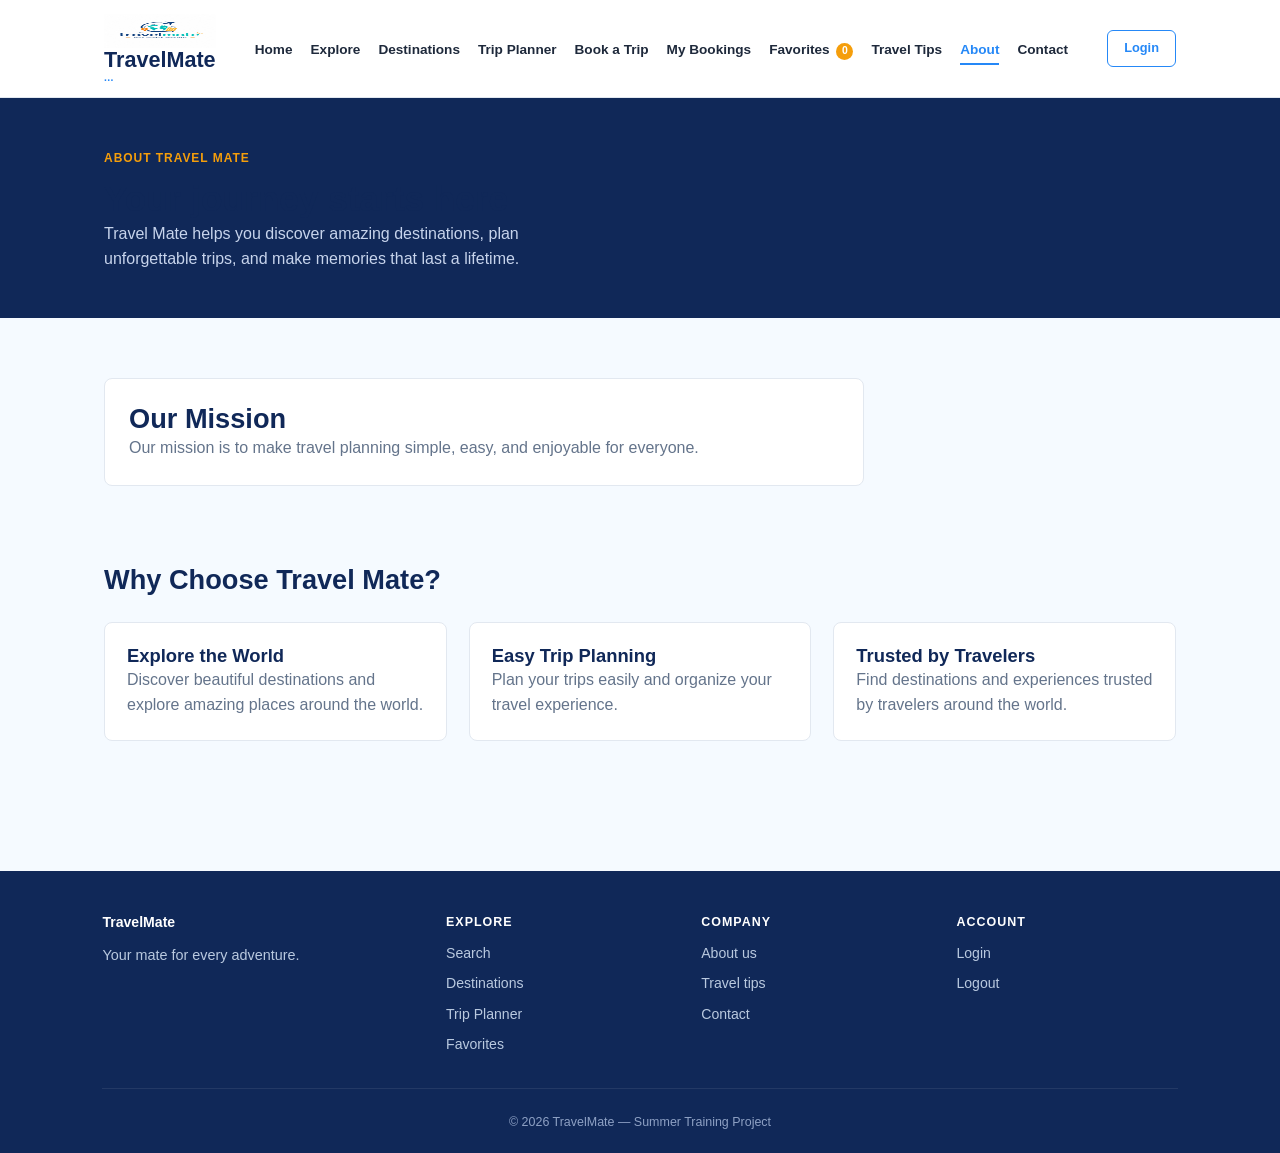
<file: about.html>
<!DOCTYPE html>
<html lang="en">
<head>
<meta charset="UTF-8">
<meta name="viewport" content="width=device-width, initial-scale=1.0">
<title>About Us — TravelMate</title>
<link rel="stylesheet" href="style.css">
</head>
<body>

<header class="site-header">
  <nav class="nav">
<a href="index.html" class="logo"><img src="images/logo.png" alt="TravelMate logo">TravelMate <span>...</span></a>
    <button class="nav-toggle" aria-label="Toggle menu">☰</button>
    <ul class="nav-links">
      <li><a href="index.html">Home</a></li>
      <li><a href="explore.html">Explore</a></li>
      <li><a href="destinations.html">Destinations</a></li>
      <li><a href="trip-planner.html">Trip Planner</a></li>
      <li><a href="trips.html">Book a Trip</a></li>
      <li><a href="bookings.html">My Bookings</a></li>
      <li><a href="favorites.html">Favorites <span class="fav-count">0</span></a></li>
      <li><a href="travelling-tips.html">Travel Tips</a></li>
      <li><a href="about.html" class="active">About</a></li>
      <li><a href="contact.html">Contact</a></li>
    </ul>
    <div class="nav-actions">
      <a href="login.html" class="btn btn-outline btn-sm" id="auth-link">Login</a>
    </div>
  </nav>
</header>

<section class="page-hero">
  <div class="wrap">
    <div class="eyebrow">About Travel Mate</div>
    <h1>Your journey starts here</h1>
    <p>Travel Mate helps you discover amazing destinations, plan unforgettable trips, and make memories that last a lifetime.</p>
  </div>
</section>

<section class="block">
  <div class="wrap">
    <div class="info-card" style="max-width:760px;">
      <h2>Our Mission</h2>
      <p style="color:var(--muted);margin-bottom:0;">Our mission is to make travel planning simple, easy, and enjoyable for everyone.</p>
    </div>
  </div>
</section>

<section class="block" style="padding-top:0;">
  <div class="wrap">
    <div class="section-header">
      <h2>Why Choose Travel Mate?</h2>
    </div>
    <div class="grid grid-3">
      <div class="value-card">
        <h3>Explore the World</h3>
        <p style="color:var(--muted);margin-bottom:0;">Discover beautiful destinations and explore amazing places around the world.</p>
      </div>
      <div class="value-card">
        <h3>Easy Trip Planning</h3>
        <p style="color:var(--muted);margin-bottom:0;">Plan your trips easily and organize your travel experience.</p>
      </div>
      <div class="value-card">
        <h3>Trusted by Travelers</h3>
        <p style="color:var(--muted);margin-bottom:0;">Find destinations and experiences trusted by travelers around the world.</p>
      </div>
    </div>
  </div>
</section>

<footer class="site-footer">
  <div class="footer-grid">
    <div>
      <a href="index.html" class="logo" style="color:white;">TravelMate</a>
      <p style="margin-top:14px;color:#b9c9df;font-size:0.9rem;max-width:32ch;">Your mate for every adventure.</p>
    </div>
    <div>
      <h4>Explore</h4>
      <a href="explore.html">Search</a>
      <a href="destinations.html">Destinations</a>
      <a href="trip-planner.html">Trip Planner</a>
      <a href="favorites.html">Favorites</a>
    </div>
    <div>
      <h4>Company</h4>
      <a href="about.html">About us</a>
      <a href="travelling-tips.html">Travel tips</a>
      <a href="contact.html">Contact</a>
    </div>
    <div>
      <h4>Account</h4>
      <a href="login.html">Login</a>
      <a href="logout.html">Logout</a>
    </div>
  </div>
  <div class="footer-bottom">© <span id="year"></span> TravelMate — Summer Training Project</div>
</footer>

<script src="main.js"></script>
</body>
</html>
</file>
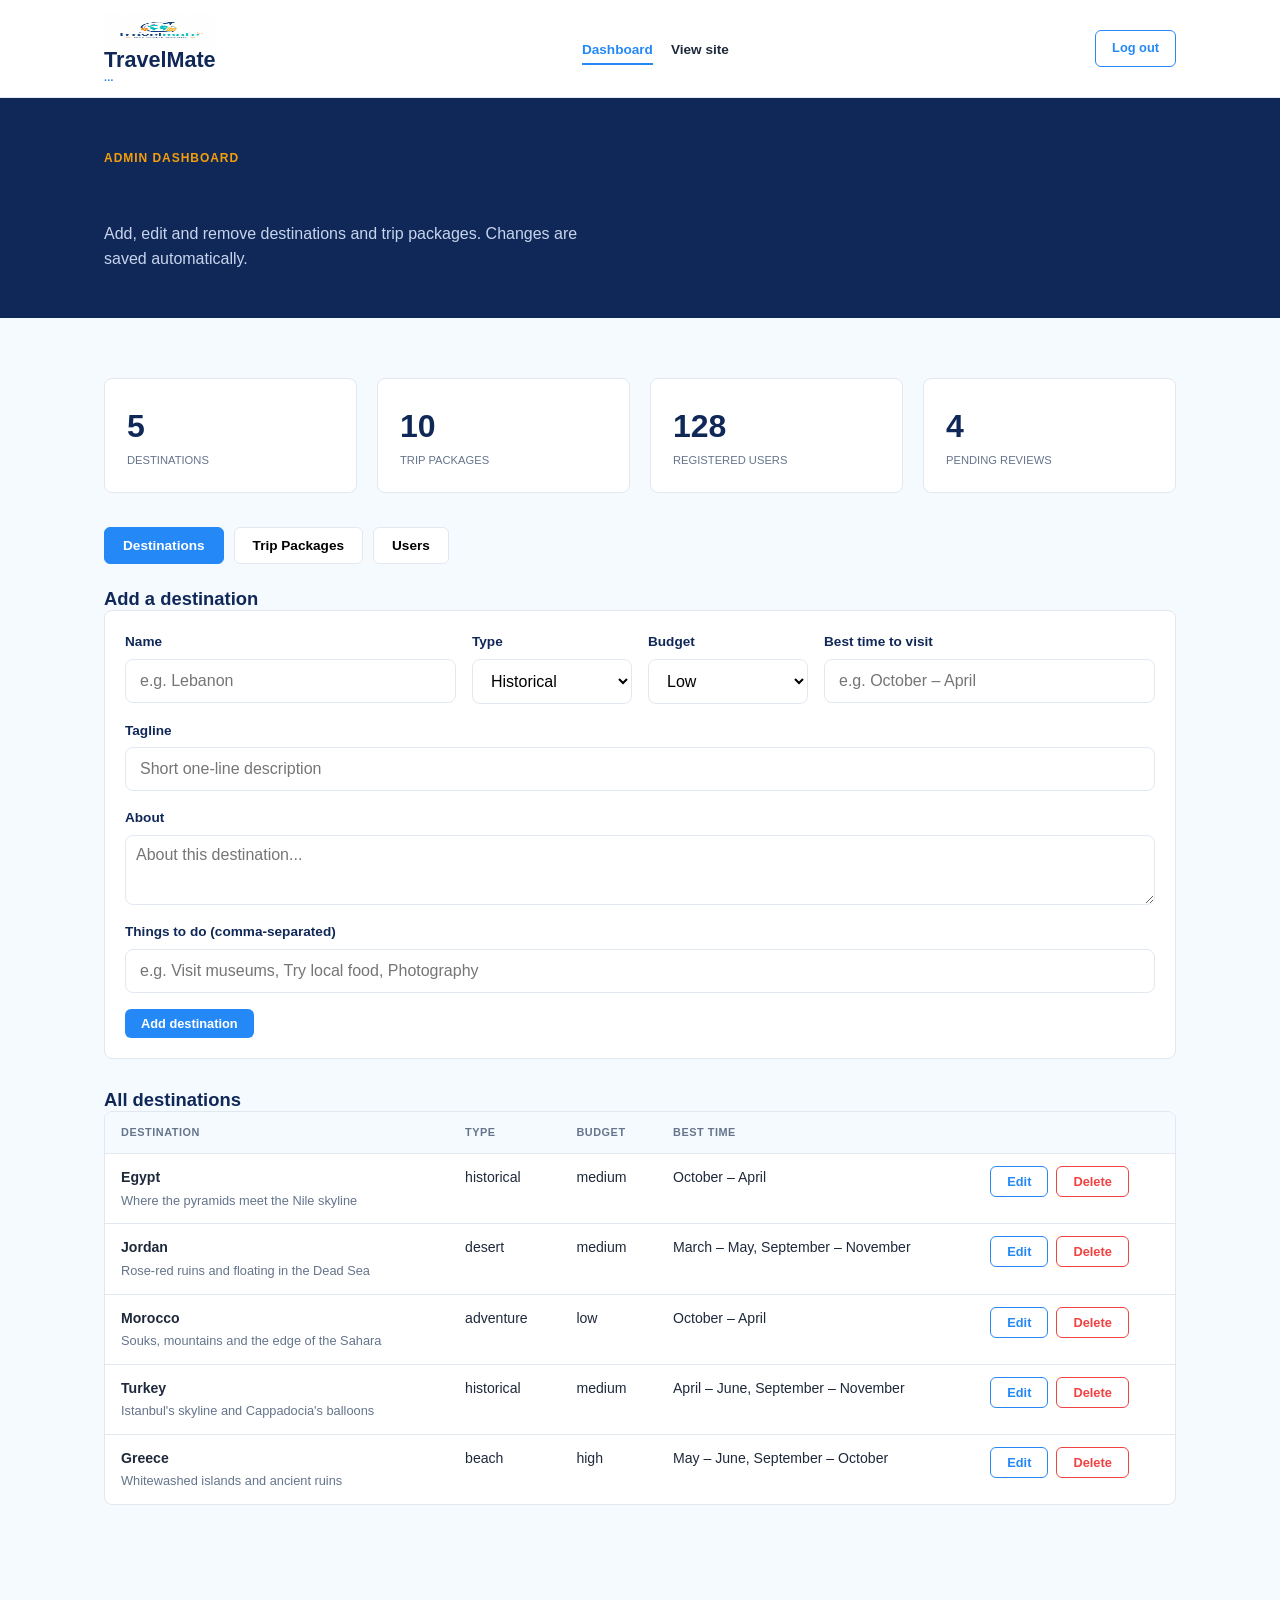
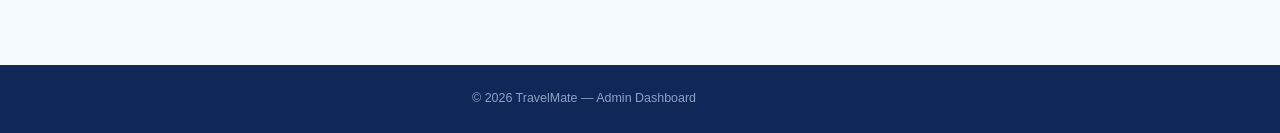
<file: admin.html>
<!DOCTYPE html>
<html lang="en">
<head>
<meta charset="UTF-8">
<meta name="viewport" content="width=device-width, initial-scale=1.0">
<title>Admin Dashboard — TravelMate</title>
<link rel="stylesheet" href="style.css">
<style>
  .table-card { background:white; border:1px solid var(--line); border-radius:var(--radius); overflow:hidden; margin-bottom:30px; }
  table { width:100%; border-collapse:collapse; font-size:0.88rem; }
  th, td { text-align:left; padding:12px 16px; border-bottom:1px solid var(--line); vertical-align:top; }
  th { font-size:0.68rem; text-transform:uppercase; letter-spacing:0.05em; color:var(--muted); background:var(--bg); }
  tr:last-child td { border-bottom:none; }
  .stat-row { display:grid; grid-template-columns:repeat(4,1fr); gap:20px; margin-bottom:34px; }
  .stat-card { background:white; border:1px solid var(--line); border-radius:var(--radius); padding:22px; }
  .stat-card .num { font-size:2rem; font-weight:700; color:var(--navy); }
  .stat-card .label { font-size:0.7rem; text-transform:uppercase; color:var(--muted); }
  .status-dot { display:inline-flex; align-items:center; gap:6px; font-size:0.82rem; }
  .status-dot::before { content:""; width:8px; height:8px; border-radius:50%; background:#3f8f5e; }
  .status-dot.pending::before { background:var(--accent); }
  .tab-row { display:flex; gap:10px; margin-bottom:24px; }
  .tab-btn2 { padding:10px 18px; border:1px solid var(--line); background:white; border-radius:6px; cursor:pointer; font-weight:600; font-size:0.85rem; }
  .tab-btn2.active { background:var(--primary); color:white; border-color:var(--primary); }
  .panel { display:none; }
  .panel.active { display:block; }
  .form-edit-badge { font-size:0.75rem; color:var(--accent); font-weight:700; margin-bottom:10px; display:none; }
  textarea#a-attractions, textarea#a-things { width:100%; min-height:60px; font-family:inherit; padding:10px; border:1.5px solid var(--line); border-radius:8px; }
  .row-actions { display:flex; gap:8px; }
  @media (max-width:860px){ .stat-row{ grid-template-columns:1fr 1fr; } }
</style>
</head>
<body>

<header class="site-header">
  <nav class="nav">
    <a href="index.html" class="logo"><img src="images/logo.png" alt="TravelMate logo">TravelMate <span>...</span></a>
    <ul class="nav-links">
      <li><a href="admin.html" class="active">Dashboard</a></li>
      <li><a href="destinations.html">View site</a></li>
    </ul>
    <div class="nav-actions">
      <a href="logout.html" class="btn btn-outline btn-sm">Log out</a>
    </div>
  </nav>
</header>

<section class="page-hero">
  <div class="wrap">
    <div class="eyebrow">Admin Dashboard</div>
    <h1>Manage TravelMate content</h1>
    <p>Add, edit and remove destinations and trip packages. Changes are saved automatically.</p>
  </div>
</section>

<section class="block">
  <div class="wrap">

    <div class="stat-row">
      <div class="stat-card"><div class="num" id="stat-dest">0</div><div class="label">Destinations</div></div>
      <div class="stat-card"><div class="num" id="stat-trips">0</div><div class="label">Trip packages</div></div>
      <div class="stat-card"><div class="num">128</div><div class="label">Registered users</div></div>
      <div class="stat-card"><div class="num">4</div><div class="label">Pending reviews</div></div>
    </div>

    <div class="tab-row">
      <button class="tab-btn2 active" data-panel="panel-dest">Destinations</button>
      <button class="tab-btn2" data-panel="panel-trips">Trip Packages</button>
      <button class="tab-btn2" data-panel="panel-users">Users</button>
    </div>

    <!-- ===================== DESTINATIONS PANEL ===================== -->
    <div class="panel active" id="panel-dest">

      <h3 id="dest-form-title">Add a destination</h3>
      <div class="filter-bar" style="flex-direction:column;align-items:stretch;">
        <div style="display:flex;gap:16px;flex-wrap:wrap;">
          <div class="field" style="flex:1;min-width:160px;">
            <label for="a-name">Name</label>
            <input type="text" id="a-name" placeholder="e.g. Lebanon">
          </div>
          <div class="field">
            <label for="a-type">Type</label>
            <select id="a-type">
              <option value="historical">Historical</option>
              <option value="beach">Beach</option>
              <option value="desert">Desert</option>
              <option value="adventure">Adventure</option>
            </select>
          </div>
          <div class="field">
            <label for="a-budget">Budget</label>
            <select id="a-budget">
              <option value="low">Low</option>
              <option value="medium">Medium</option>
              <option value="high">High</option>
            </select>
          </div>
          <div class="field" style="flex:1;min-width:160px;">
            <label for="a-besttime">Best time to visit</label>
            <input type="text" id="a-besttime" placeholder="e.g. October – April">
          </div>
        </div>
        <div class="field">
          <label for="a-tagline">Tagline</label>
          <input type="text" id="a-tagline" placeholder="Short one-line description">
        </div>
        <div class="field">
          <label for="a-about">About</label>
          <textarea id="a-attractions" placeholder="About this destination..." style="min-height:70px;"></textarea>
        </div>
        <div class="field">
          <label for="a-things">Things to do (comma-separated)</label>
          <input type="text" id="a-things" placeholder="e.g. Visit museums, Try local food, Photography">
        </div>
        <div>
          <div class="form-edit-badge" id="dest-edit-badge">✎ Editing an existing destination</div>
          <button class="btn btn-primary btn-sm" id="save-dest">Add destination</button>
          <button class="btn btn-outline btn-sm" id="cancel-dest-edit" style="display:none;">Cancel edit</button>
        </div>
      </div>

      <h3>All destinations</h3>
      <div class="table-card">
        <table>
          <thead><tr><th>Destination</th><th>Type</th><th>Budget</th><th>Best time</th><th></th></tr></thead>
          <tbody id="dest-rows"></tbody>
        </table>
      </div>
    </div>

    <!-- ===================== TRIP PACKAGES PANEL ===================== -->
    <div class="panel" id="panel-trips">

      <h3 id="trip-form-title">Add a trip package</h3>
      <div class="filter-bar">
        <div class="field">
          <label for="t-country">Country</label>
          <select id="t-country"></select>
        </div>
        <div class="field">
          <label for="t-title">Trip title</label>
          <input type="text" id="t-title" placeholder="e.g. Beirut Weekend">
        </div>
        <div class="field">
          <label for="t-duration">Duration</label>
          <input type="text" id="t-duration" placeholder="e.g. 3 days">
        </div>
        <div class="field">
          <label for="t-price">Price ($)</label>
          <input type="number" id="t-price" placeholder="e.g. 300">
        </div>
        <div>
          <div class="form-edit-badge" id="trip-edit-badge">✎ Editing an existing trip</div>
          <button class="btn btn-primary btn-sm" id="save-trip">Add trip</button>
          <button class="btn btn-outline btn-sm" id="cancel-trip-edit" style="display:none;">Cancel edit</button>
        </div>
      </div>

      <h3>All trip packages</h3>
      <div class="table-card">
        <table>
          <thead><tr><th>Country</th><th>Trip</th><th>Duration</th><th>Price</th><th></th></tr></thead>
          <tbody id="trip-rows"></tbody>
        </table>
      </div>
    </div>

    <!-- ===================== USERS PANEL ===================== -->
    <div class="panel" id="panel-users">
      <h3>Review users</h3>
      <div class="table-card">
        <table>
          <thead><tr><th>User</th><th>Email</th><th>Joined</th><th>Status</th></tr></thead>
          <tbody>
            <tr><td>Sara Adel</td><td>sara.adel@example.com</td><td>Aug 2026</td><td><span class="status-dot">Active</span></td></tr>
            <tr><td>Omar Hassan</td><td>omar.h@example.com</td><td>Aug 2026</td><td><span class="status-dot pending">Pending review</span></td></tr>
            <tr><td>Nour Kamal</td><td>nour.kamal@example.com</td><td>Jul 2026</td><td><span class="status-dot">Active</span></td></tr>
          </tbody>
        </table>
      </div>
    </div>

  </div>
</section>

<footer class="site-footer simple">
  <div class="footer-bottom" style="border:none;margin:0;padding:0;">© <span id="year"></span> TravelMate — Admin Dashboard</div>
</footer>

<script src="destinations-data.js"></script>
<script src="trips-data.js"></script>
<script src="main.js"></script>
<script>
document.addEventListener("DOMContentLoaded", () => {

  // ============================================
  // Load admin data from localStorage, or fall back
  // to the site's default data the first time.
  // ============================================
  let adminDestinations = JSON.parse(localStorage.getItem("adminDestinations")) || DESTINATIONS;
  let adminTrips = JSON.parse(localStorage.getItem("adminTripPackages")) || TRIP_PACKAGES;

  function saveDestinations() {
    localStorage.setItem("adminDestinations", JSON.stringify(adminDestinations));
  }
  function saveTrips() {
    localStorage.setItem("adminTripPackages", JSON.stringify(adminTrips));
  }

  // ============================================
  // Tabs
  // ============================================
  document.querySelectorAll(".tab-btn2").forEach(btn => {
    btn.addEventListener("click", () => {
      document.querySelectorAll(".tab-btn2").forEach(b => b.classList.remove("active"));
      document.querySelectorAll(".panel").forEach(p => p.classList.remove("active"));
      btn.classList.add("active");
      document.querySelector("#" + btn.dataset.panel).classList.add("active");
    });
  });

  // ============================================
  // DESTINATIONS: render, add, edit, delete
  // ============================================
  const destRows = document.querySelector("#dest-rows");
  const statDest = document.querySelector("#stat-dest");
  const statTrips = document.querySelector("#stat-trips");
  let editingDestIndex = null;

  function renderDestinations() {
    statDest.textContent = adminDestinations.length;

    destRows.innerHTML = adminDestinations.map((d, i) => `
      <tr>
        <td><strong>${d.name}</strong><br><span style="color:var(--muted);font-size:0.8rem;">${d.tagline || ""}</span></td>
        <td>${d.type}</td>
        <td>${d.budget}</td>
        <td>${d.bestTime}</td>
        <td>
          <div class="row-actions">
            <button class="btn btn-outline btn-sm" data-edit="${i}">Edit</button>
            <button class="btn btn-danger btn-sm" data-delete="${i}">Delete</button>
          </div>
        </td>
      </tr>
    `).join("");

    destRows.querySelectorAll("[data-delete]").forEach(btn => {
      btn.addEventListener("click", () => {
        if (!confirm("Delete this destination?")) return;
        adminDestinations.splice(parseInt(btn.dataset.delete, 10), 1);
        saveDestinations();
        renderDestinations();
      });
    });

    destRows.querySelectorAll("[data-edit]").forEach(btn => {
      btn.addEventListener("click", () => {
        editingDestIndex = parseInt(btn.dataset.edit, 10);
        const d = adminDestinations[editingDestIndex];
        document.querySelector("#a-name").value = d.name;
        document.querySelector("#a-type").value = d.type;
        document.querySelector("#a-budget").value = d.budget;
        document.querySelector("#a-besttime").value = d.bestTime;
        document.querySelector("#a-tagline").value = d.tagline || "";
        document.querySelector("#a-attractions").value = d.about || "";
        document.querySelector("#a-things").value = (d.thingsToDo || []).join(", ");
        document.querySelector("#dest-form-title").textContent = "Edit destination";
        document.querySelector("#dest-edit-badge").style.display = "block";
        document.querySelector("#save-dest").textContent = "Save changes";
        document.querySelector("#cancel-dest-edit").style.display = "inline-flex";
        window.scrollTo({ top: 0, behavior: "smooth" });
      });
    });
  }

  function resetDestForm() {
    editingDestIndex = null;
    document.querySelector("#a-name").value = "";
    document.querySelector("#a-tagline").value = "";
    document.querySelector("#a-attractions").value = "";
    document.querySelector("#a-things").value = "";
    document.querySelector("#a-besttime").value = "";
    document.querySelector("#dest-form-title").textContent = "Add a destination";
    document.querySelector("#dest-edit-badge").style.display = "none";
    document.querySelector("#save-dest").textContent = "Add destination";
    document.querySelector("#cancel-dest-edit").style.display = "none";
  }

  document.querySelector("#save-dest").addEventListener("click", () => {
    const name = document.querySelector("#a-name").value.trim();
    if (!name) { alert("Enter a destination name first."); return; }

    const data = {
      id: name.toLowerCase().replace(/\s+/g, "-"),
      name,
      image: "images/egypt.jpg",
      type: document.querySelector("#a-type").value,
      budget: document.querySelector("#a-budget").value,
      tagline: document.querySelector("#a-tagline").value.trim(),
      about: document.querySelector("#a-attractions").value.trim(),
      bestTime: document.querySelector("#a-besttime").value.trim() || "Year-round",
      attractions: editingDestIndex !== null ? adminDestinations[editingDestIndex].attractions : [],
      thingsToDo: document.querySelector("#a-things").value.split(",").map(s => s.trim()).filter(Boolean)
    };

    if (editingDestIndex !== null) {
      adminDestinations[editingDestIndex] = data;
    } else {
      adminDestinations.push(data);
    }

    saveDestinations();
    resetDestForm();
    renderDestinations();
  });

  document.querySelector("#cancel-dest-edit").addEventListener("click", resetDestForm);

  // ============================================
  // TRIP PACKAGES: render, add, edit, delete
  // ============================================
  const tripRows = document.querySelector("#trip-rows");
  const countrySelect = document.querySelector("#t-country");
  let editingTrip = null; // { country, index }

  countrySelect.innerHTML = Object.keys(adminTrips).map(c => `<option value="${c}">${c}</option>`).join("");

  function renderTrips() {
    const allTrips = [];
    Object.keys(adminTrips).forEach(country => {
      adminTrips[country].forEach((trip, i) => allTrips.push({ country, trip, i }));
    });
    statTrips.textContent = allTrips.length;

    tripRows.innerHTML = allTrips.map(({ country, trip, i }) => `
      <tr>
        <td>${country}</td>
        <td>${trip.title}</td>
        <td>${trip.duration}</td>
        <td>$${trip.price}</td>
        <td>
          <div class="row-actions">
            <button class="btn btn-outline btn-sm" data-edit-country="${country}" data-edit-idx="${i}">Edit</button>
            <button class="btn btn-danger btn-sm" data-del-country="${country}" data-del-idx="${i}">Delete</button>
          </div>
        </td>
      </tr>
    `).join("");

    tripRows.querySelectorAll("[data-del-country]").forEach(btn => {
      btn.addEventListener("click", () => {
        if (!confirm("Delete this trip package?")) return;
        const country = btn.dataset.delCountry;
        const idx = parseInt(btn.dataset.delIdx, 10);
        adminTrips[country].splice(idx, 1);
        saveTrips();
        renderTrips();
      });
    });

    tripRows.querySelectorAll("[data-edit-country]").forEach(btn => {
      btn.addEventListener("click", () => {
        const country = btn.dataset.editCountry;
        const idx = parseInt(btn.dataset.editIdx, 10);
        const trip = adminTrips[country][idx];
        editingTrip = { country, index: idx };
        countrySelect.value = country;
        document.querySelector("#t-title").value = trip.title;
        document.querySelector("#t-duration").value = trip.duration;
        document.querySelector("#t-price").value = trip.price;
        document.querySelector("#trip-form-title").textContent = "Edit trip package";
        document.querySelector("#trip-edit-badge").style.display = "block";
        document.querySelector("#save-trip").textContent = "Save changes";
        document.querySelector("#cancel-trip-edit").style.display = "inline-flex";
        window.scrollTo({ top: 0, behavior: "smooth" });
      });
    });
  }

  function resetTripForm() {
    editingTrip = null;
    document.querySelector("#t-title").value = "";
    document.querySelector("#t-duration").value = "";
    document.querySelector("#t-price").value = "";
    document.querySelector("#trip-form-title").textContent = "Add a trip package";
    document.querySelector("#trip-edit-badge").style.display = "none";
    document.querySelector("#save-trip").textContent = "Add trip";
    document.querySelector("#cancel-trip-edit").style.display = "none";
  }

  document.querySelector("#save-trip").addEventListener("click", () => {
    const title = document.querySelector("#t-title").value.trim();
    const duration = document.querySelector("#t-duration").value.trim();
    const price = parseInt(document.querySelector("#t-price").value, 10);
    const country = countrySelect.value;

    if (!title || !duration || !price) {
      alert("Fill in the trip title, duration and price.");
      return;
    }

    if (editingTrip) {
      const existing = adminTrips[editingTrip.country][editingTrip.index];
      adminTrips[editingTrip.country][editingTrip.index] = { ...existing, title, duration, price };
    } else {
      const newId = country.slice(0, 2).toLowerCase() + (adminTrips[country].length + 1);
      adminTrips[country].push({ id: newId, title, duration, price, image: "images/egypt.jpg", activities: [] });
    }

    saveTrips();
    resetTripForm();
    renderTrips();
  });

  document.querySelector("#cancel-trip-edit").addEventListener("click", resetTripForm);

  renderDestinations();
  renderTrips();
});
</script>
</body>
</html>
</file>
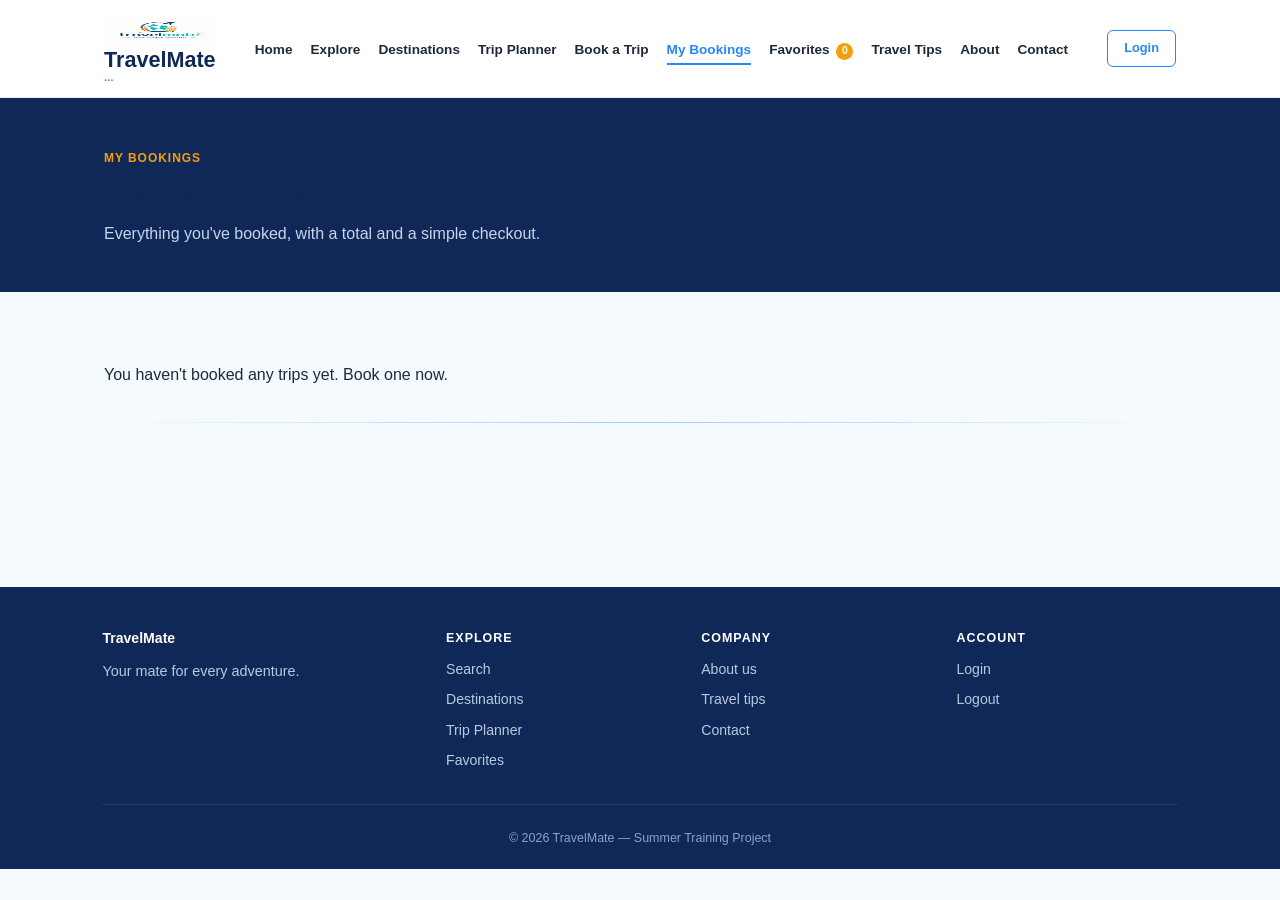
<file: bookings.html>
<!DOCTYPE html>
<html lang="en">
<head>
<meta charset="UTF-8">
<meta name="viewport" content="width=device-width, initial-scale=1.0">
<title>My Bookings — TravelMate</title>
<link rel="stylesheet" href="style.css">
</head>
<body>

<header class="site-header">
  <nav class="nav">
<a href="index.html" class="logo"><img src="images/logo.png" alt="TravelMate logo">TravelMate <span>...</span></a>    <button class="nav-toggle" aria-label="Toggle menu">☰</button>
    <ul class="nav-links">
      <li><a href="index.html">Home</a></li>
      <li><a href="explore.html">Explore</a></li>
      <li><a href="destinations.html">Destinations</a></li>
      <li><a href="trip-planner.html">Trip Planner</a></li>
      <li><a href="trips.html">Book a Trip</a></li>
      <li><a href="bookings.html" class="active">My Bookings</a></li>
      <li><a href="favorites.html">Favorites <span class="fav-count">0</span></a></li>
      <li><a href="travelling-tips.html">Travel Tips</a></li>
      <li><a href="about.html">About</a></li>
      <li><a href="contact.html">Contact</a></li>
    </ul>
    <div class="nav-actions">
      <a href="login.html" class="btn btn-outline btn-sm" id="auth-link">Login</a>
    </div>
  </nav>
</header>

<section class="page-hero">
  <div class="wrap">
    <div class="eyebrow">My Bookings</div>
    <h1>Review &amp; pay for your trips</h1>
    <p>Everything you've booked, with a total and a simple checkout.</p>
  </div>
</section>

<section class="block">
  <div class="wrap">
    <div id="bookings-list"></div>

    <div class="divider"></div>

    <div id="checkout-section" style="display:none;">
      <h2>Payment details</h2>
      <form id="payment-form">
        <div class="field">
          <label for="card-name">Name on card</label>
          <input type="text" id="card-name" placeholder="Ahmed Mohamed">
          <div class="error-text"></div>
        </div>

        <div class="field">
          <label for="card-number">Card number</label>
          <input type="text" id="card-number" placeholder="1234 5678 9012 3456" maxlength="19">
          <div class="error-text"></div>
        </div>

        <div class="field">
          <label for="card-expiry">Expiry (MM/YY)</label>
          <input type="text" id="card-expiry" placeholder="08/28" maxlength="5">
          <div class="error-text"></div>
        </div>

        <div class="field">
          <label for="card-cvv">CVV</label>
          <input type="text" id="card-cvv" placeholder="123" maxlength="3">
          <div class="error-text"></div>
        </div>

        <button type="submit" class="btn-pay">Pay now</button>
      </form>
    </div>
  </div>
</section>

<footer class="site-footer">
  <div class="footer-grid">
    <div>
      <a href="index.html" class="logo" style="color:white;">TravelMate</a>
      <p style="margin-top:14px;color:#b9c9df;font-size:0.9rem;max-width:32ch;">Your mate for every adventure.</p>
    </div>
    <div>
      <h4>Explore</h4>
      <a href="explore.html">Search</a>
      <a href="destinations.html">Destinations</a>
      <a href="trip-planner.html">Trip Planner</a>
      <a href="favorites.html">Favorites</a>
    </div>
    <div>
      <h4>Company</h4>
      <a href="about.html">About us</a>
      <a href="travelling-tips.html">Travel tips</a>
      <a href="contact.html">Contact</a>
    </div>
    <div>
      <h4>Account</h4>
      <a href="login.html">Login</a>
      <a href="logout.html">Logout</a>
    </div>
  </div>
  <div class="footer-bottom">© <span id="year"></span> TravelMate — Summer Training Project</div>
</footer>

<script src="trips-data.js"></script>
<script src="main.js"></script>
<script src="bookings.js"></script>
</body>
</html>
</file>
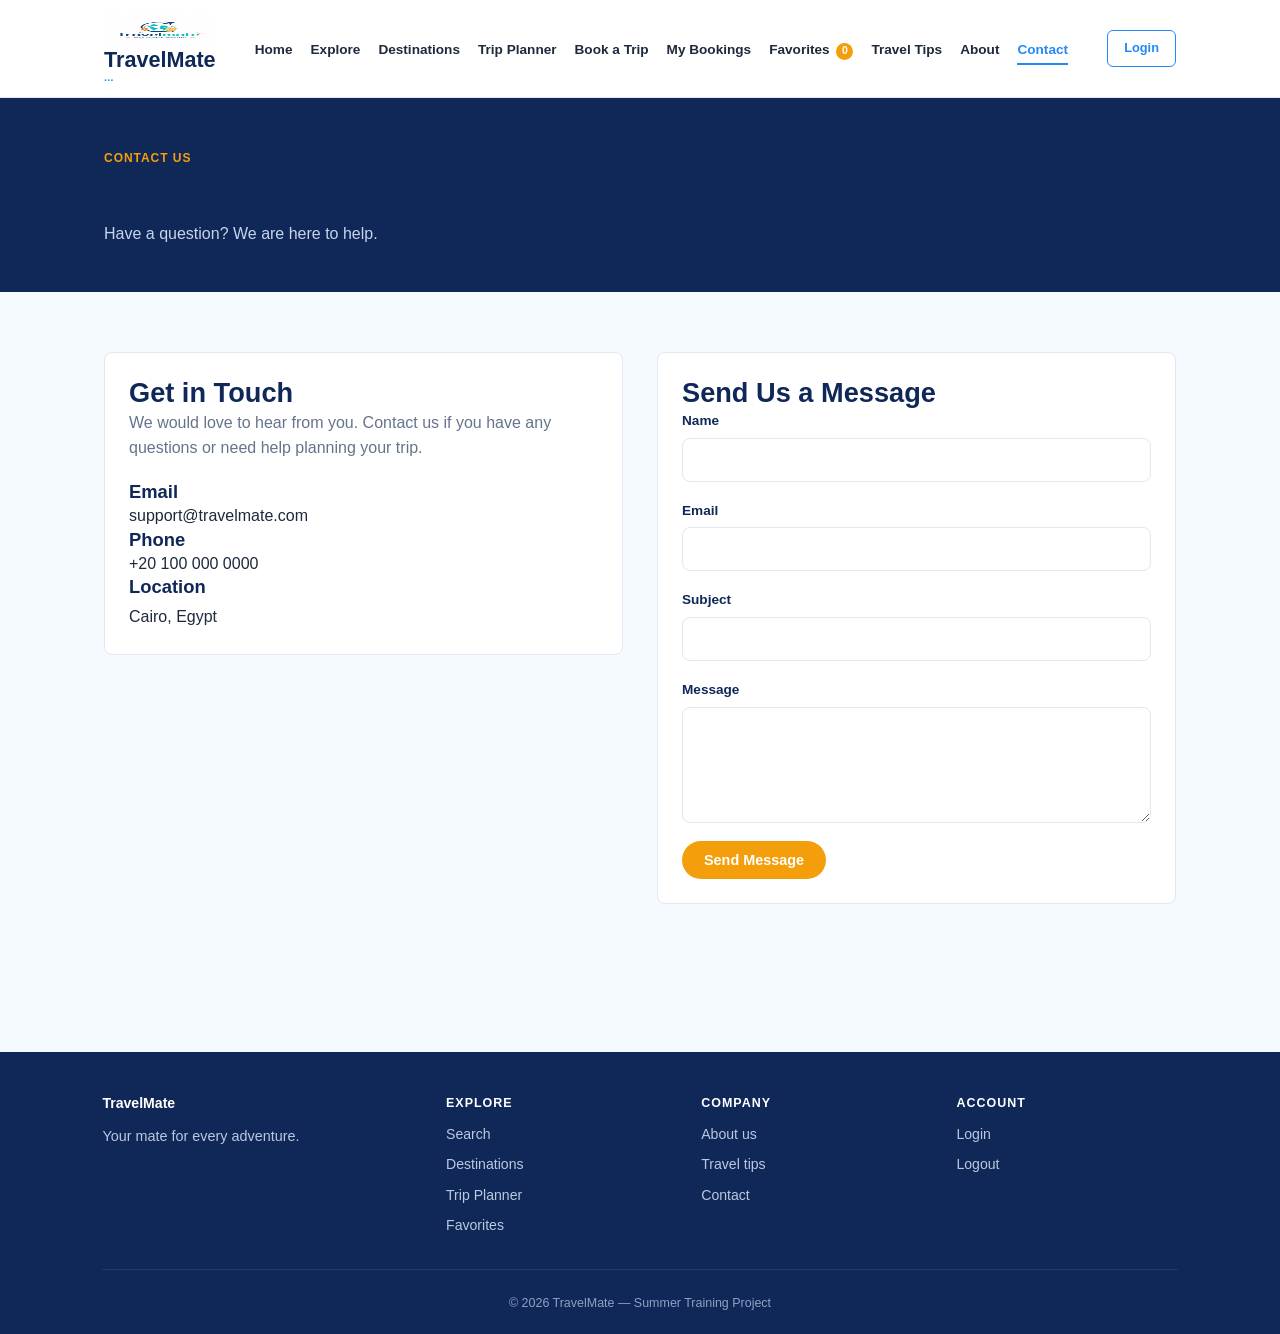
<file: contact.html>
<!DOCTYPE html>
<html lang="en">
<head>
<meta charset="UTF-8">
<meta name="viewport" content="width=device-width, initial-scale=1.0">
<title>Contact Us — TravelMate</title>
<link rel="stylesheet" href="style.css">
</head>
<body>

<header class="site-header">
  <nav class="nav">
<a href="index.html" class="logo"><img src="images/logo.png" alt="TravelMate logo">TravelMate <span>...</span></a>    <button class="nav-toggle" aria-label="Toggle menu">☰</button>
    <ul class="nav-links">
      <li><a href="index.html">Home</a></li>
      <li><a href="explore.html">Explore</a></li>
      <li><a href="destinations.html">Destinations</a></li>
      <li><a href="trip-planner.html">Trip Planner</a></li>
      <li><a href="trips.html">Book a Trip</a></li>
      <li><a href="bookings.html">My Bookings</a></li>
      <li><a href="favorites.html">Favorites <span class="fav-count">0</span></a></li>
      <li><a href="travelling-tips.html">Travel Tips</a></li>
      <li><a href="about.html">About</a></li>
      <li><a href="contact.html" class="active">Contact</a></li>
    </ul>
    <div class="nav-actions">
      <a href="login.html" class="btn btn-outline btn-sm" id="auth-link">Login</a>
    </div>
  </nav>
</header>

<section class="page-hero">
  <div class="wrap">
    <div class="eyebrow">Contact Us</div>
    <h1>Say hello</h1>
    <p>Have a question? We are here to help.</p>
  </div>
</section>

<section class="block">
  <div class="wrap" style="display:grid;grid-template-columns:1fr 1fr;gap:34px;align-items:start;">

    <div class="info-card">
      <h2>Get in Touch</h2>
      <p style="color:var(--muted);">We would love to hear from you. Contact us if you have any questions or need help planning your trip.</p>
      <h3 style="margin-top:20px;">Email</h3>
      <p>support@travelmate.com</p>
      <h3>Phone</h3>
      <p>+20 100 000 0000</p>
      <h3 style="margin-bottom:6px;">Location</h3>
      <p style="margin-bottom:0;">Cairo, Egypt</p>
    </div>

    <div class="info-card">
      <h2>Send Us a Message</h2>
      <form id="contact-form">
        <div class="field">
          <label for="name">Name</label>
          <input type="text" id="name" name="name">
        </div>
        <div class="field">
          <label for="email">Email</label>
          <input type="email" id="email" name="email">
        </div>
        <div class="field">
          <label for="subject">Subject</label>
          <input type="text" id="subject" name="subject">
        </div>
        <div class="field">
          <label for="message">Message</label>
          <textarea id="message" name="message" rows="5"></textarea>
        </div>
        <button type="button" class="btn btn-accent" onclick="sendMessage()">Send Message</button>
      </form>
    </div>

  </div>
</section>

<footer class="site-footer">
  <div class="footer-grid">
    <div>
      <a href="index.html" class="logo" style="color:white;">TravelMate</a>
      <p style="margin-top:14px;color:#b9c9df;font-size:0.9rem;max-width:32ch;">Your mate for every adventure.</p>
    </div>
    <div>
      <h4>Explore</h4>
      <a href="explore.html">Search</a>
      <a href="destinations.html">Destinations</a>
      <a href="trip-planner.html">Trip Planner</a>
      <a href="favorites.html">Favorites</a>
    </div>
    <div>
      <h4>Company</h4>
      <a href="about.html">About us</a>
      <a href="travelling-tips.html">Travel tips</a>
      <a href="contact.html">Contact</a>
    </div>
    <div>
      <h4>Account</h4>
      <a href="login.html">Login</a>
      <a href="logout.html">Logout</a>
    </div>
  </div>
  <div class="footer-bottom">© <span id="year"></span> TravelMate — Summer Training Project</div>
</footer>

<script src="main.js"></script>
<script src="script.js"></script>
</body>
</html>
</file>
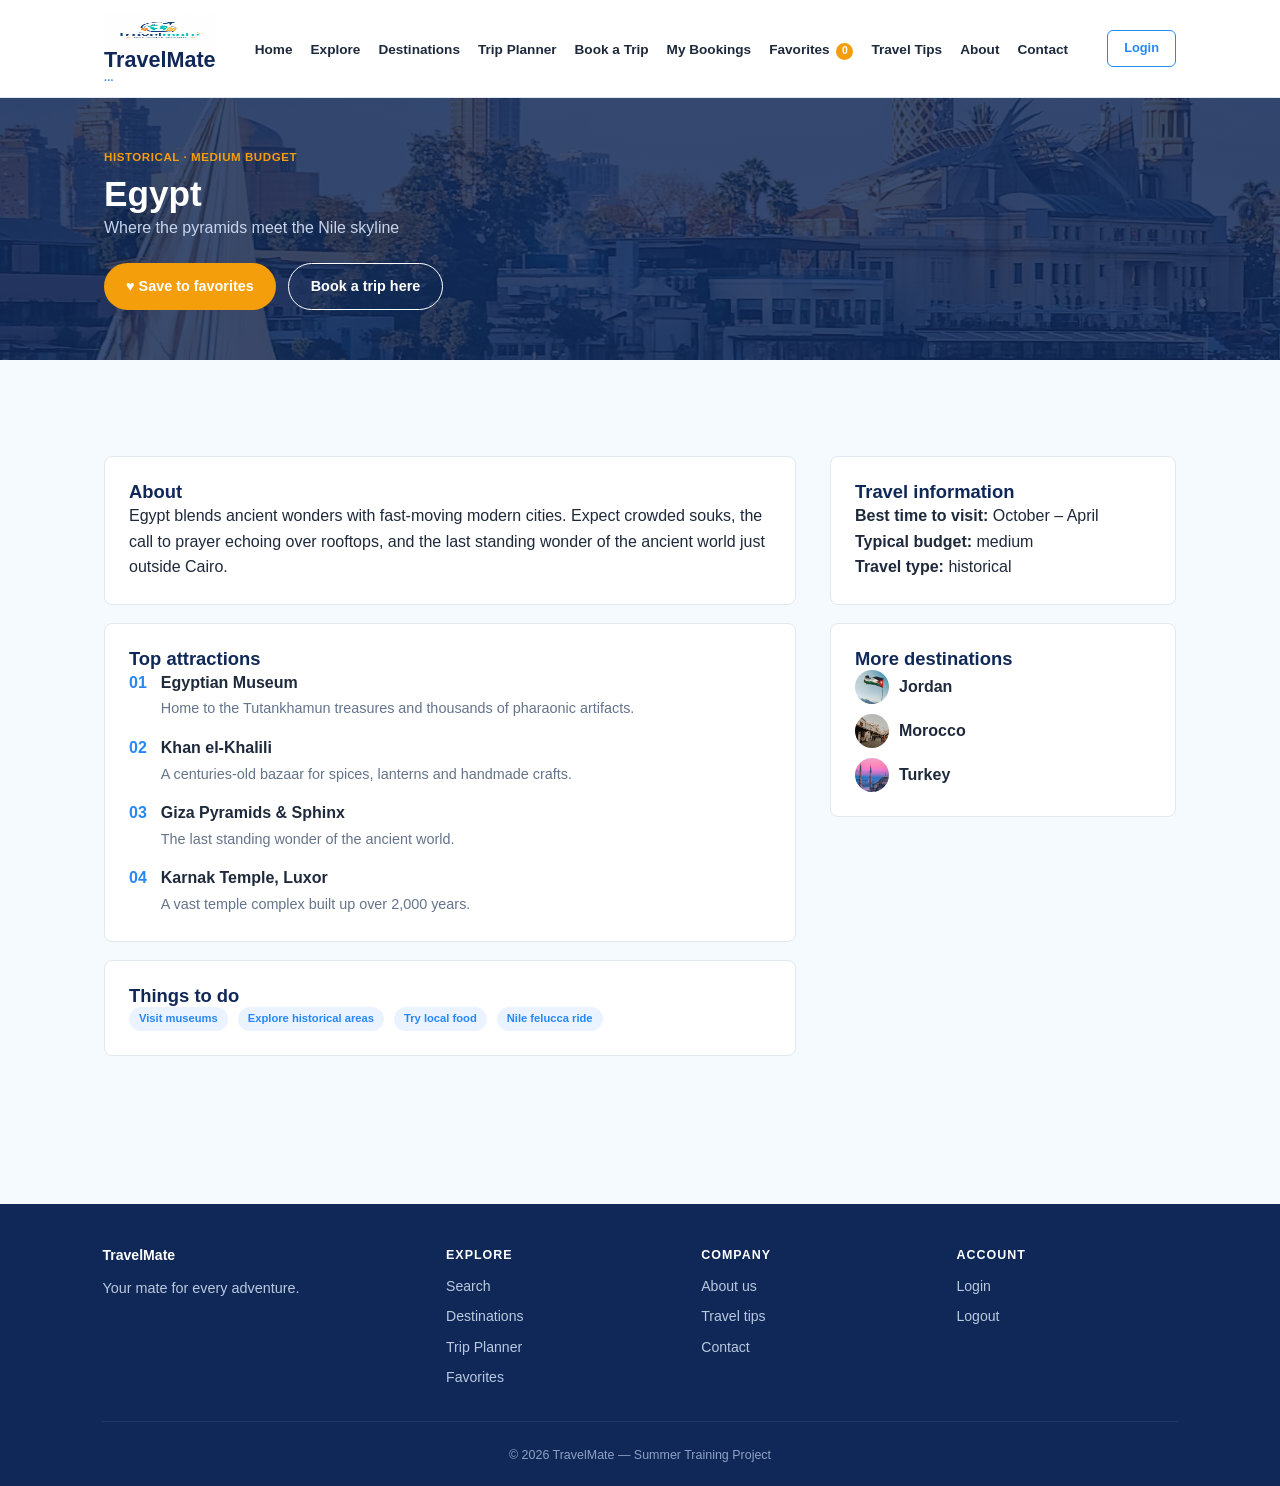
<file: destination-details.html>
<!DOCTYPE html>
<html lang="en">
<head>
<meta charset="UTF-8">
<meta name="viewport" content="width=device-width, initial-scale=1.0">
<title>Destination details — TravelMate</title>
<link rel="stylesheet" href="style.css">
</head>
<body>

<header class="site-header">
  <nav class="nav">
<a href="index.html" class="logo"><img src="images/logo.png" alt="TravelMate logo">TravelMate <span>...</span></a>    <button class="nav-toggle" aria-label="Toggle menu">☰</button>
    <ul class="nav-links">
      <li><a href="index.html">Home</a></li>
      <li><a href="explore.html">Explore</a></li>
      <li><a href="destinations.html">Destinations</a></li>
      <li><a href="trip-planner.html">Trip Planner</a></li>
      <li><a href="trips.html">Book a Trip</a></li>
      <li><a href="bookings.html">My Bookings</a></li>
      <li><a href="favorites.html">Favorites <span class="fav-count">0</span></a></li>
      <li><a href="travelling-tips.html">Travel Tips</a></li>
      <li><a href="about.html">About</a></li>
      <li><a href="contact.html">Contact</a></li>
    </ul>
    <div class="nav-actions">
      <a href="login.html" class="btn btn-outline btn-sm" id="auth-link">Login</a>
    </div>
  </nav>
</header>

<section class="detail-hero" id="hero">
  <div class="wrap">
    <div class="dest-meta" id="meta">···</div>
    <h1 id="name" style="color:white;">Loading…</h1>
    <p style="color:#c7d4ec;max-width:56ch;" id="tagline"></p>
    <div style="display:flex;gap:12px;margin-top:1.4em;flex-wrap:wrap;">
      <button class="btn btn-accent" id="fav-toggle">♥ Save to favorites</button>
      <a href="trips.html" class="btn btn-outline" style="border-color:white;color:white;">Book a trip here</a>
    </div>
  </div>
</section>

<section class="block">
  <div class="wrap">
    <div class="detail-grid">
      <div>
        <div class="info-card">
          <h3>About</h3>
          <p id="about"></p>
        </div>
        <div class="info-card">
          <h3>Top attractions</h3>
          <ul class="attraction-list" id="attractions"></ul>
        </div>
        <div class="info-card">
          <h3>Things to do</h3>
          <div style="display:flex;gap:10px;flex-wrap:wrap;" id="things"></div>
        </div>
      </div>
      <div>
        <div class="info-card">
          <h3>Travel information</h3>
          <p><strong>Best time to visit:</strong> <span id="best-time"></span></p>
          <p><strong>Typical budget:</strong> <span id="budget-level"></span></p>
          <p style="margin-bottom:0;"><strong>Travel type:</strong> <span id="type-level"></span></p>
        </div>
        <div class="info-card">
          <h3>More destinations</h3>
          <div id="more" style="display:flex;flex-direction:column;gap:10px;"></div>
        </div>
      </div>
    </div>
  </div>
</section>

<footer class="site-footer">
  <div class="footer-grid">
    <div>
      <a href="index.html" class="logo" style="color:white;">TravelMate</a>
      <p style="margin-top:14px;color:#b9c9df;font-size:0.9rem;max-width:32ch;">Your mate for every adventure.</p>
    </div>
    <div>
      <h4>Explore</h4>
      <a href="explore.html">Search</a>
      <a href="destinations.html">Destinations</a>
      <a href="trip-planner.html">Trip Planner</a>
      <a href="favorites.html">Favorites</a>
    </div>
    <div>
      <h4>Company</h4>
      <a href="about.html">About us</a>
      <a href="travelling-tips.html">Travel tips</a>
      <a href="contact.html">Contact</a>
    </div>
    <div>
      <h4>Account</h4>
      <a href="login.html">Login</a>
      <a href="logout.html">Logout</a>
    </div>
  </div>
  <div class="footer-bottom">© <span id="year"></span> TravelMate — Summer Training Project</div>
</footer>

<script src="destinations-data.js"></script>
<script src="main.js"></script>
<script>
document.addEventListener("DOMContentLoaded", () => {
  const params = new URLSearchParams(location.search);
  const id = params.get("id") || DESTINATIONS[0].id;
  const d = DESTINATIONS.find(x => x.id === id) || DESTINATIONS[0];

  document.querySelector("#hero").style.background =
    `linear-gradient(rgba(16,40,88,0.82), rgba(16,40,88,0.82)), url('${d.image}') center/cover`;
  document.querySelector("#meta").textContent = d.type + " · " + d.budget + " budget";
  document.querySelector("#name").textContent = d.name;
  document.querySelector("#tagline").textContent = d.tagline;
  document.querySelector("#about").textContent = d.about;
  document.querySelector("#best-time").textContent = d.bestTime;
  document.querySelector("#budget-level").textContent = d.budget;
  document.querySelector("#type-level").textContent = d.type;

  document.querySelector("#attractions").innerHTML = d.attractions.map((a, i) => `
    <li><span class="num">0${i + 1}</span><div><strong>${a.name}</strong><br><span style="color:var(--muted);font-size:0.9rem;">${a.desc}</span></div></li>
  `).join("");

  document.querySelector("#things").innerHTML = d.thingsToDo.map(t => `<span class="chip">${t}</span>`).join("");

  const favBtn = document.querySelector("#fav-toggle");
  function paintFav() {
    favBtn.textContent = isFavorite(d.id) ? "♥ Saved to favorites" : "♥ Save to favorites";
  }
  paintFav();
  favBtn.addEventListener("click", () => { toggleFavorite(d.id); paintFav(); });

  const more = DESTINATIONS.filter(x => x.id !== d.id).slice(0, 3);
  document.querySelector("#more").innerHTML = more.map(m => `
    <a href="destination-details.html?id=${m.id}" style="display:flex;gap:10px;align-items:center;">
      <span style="width:34px;height:34px;border-radius:50%;background-image:url('${m.image}');background-size:cover;display:block;"></span>
      <span style="font-weight:600;">${m.name}</span>
    </a>
  `).join("");
});
</script>
</body>
</html>
</file>
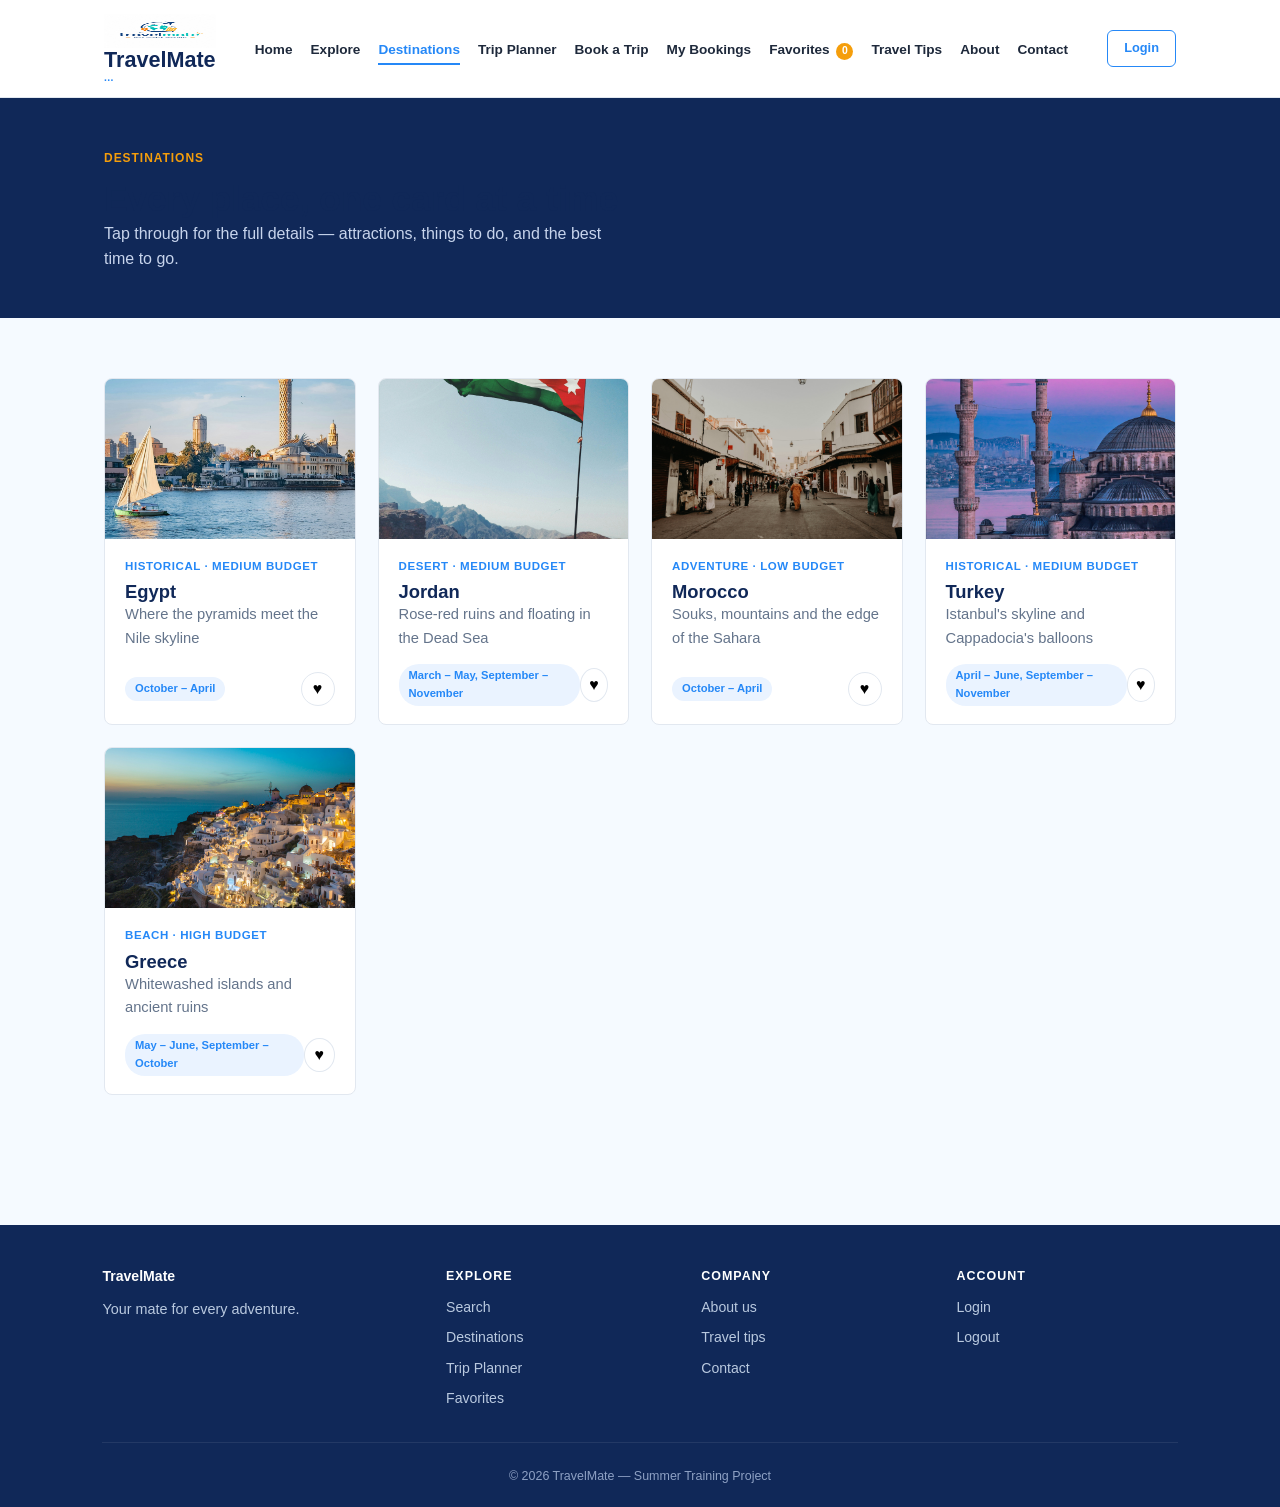
<file: destinations.html>
<!DOCTYPE html>
<html lang="en">
<head>
<meta charset="UTF-8">
<meta name="viewport" content="width=device-width, initial-scale=1.0">
<title>Destinations — TravelMate</title>
<link rel="stylesheet" href="style.css">
</head>
<body>

<header class="site-header">
  <nav class="nav">
<a href="index.html" class="logo"><img src="images/logo.png" alt="TravelMate logo">TravelMate <span>...</span></a>    <button class="nav-toggle" aria-label="Toggle menu">☰</button>
    <ul class="nav-links">
      <li><a href="index.html">Home</a></li>
      <li><a href="explore.html">Explore</a></li>
      <li><a href="destinations.html">Destinations</a></li>
      <li><a href="trip-planner.html">Trip Planner</a></li>
      <li><a href="trips.html">Book a Trip</a></li>
      <li><a href="bookings.html">My Bookings</a></li>
      <li><a href="favorites.html">Favorites <span class="fav-count">0</span></a></li>
      <li><a href="travelling-tips.html">Travel Tips</a></li>
      <li><a href="about.html">About</a></li>
      <li><a href="contact.html">Contact</a></li>
    </ul>
    <div class="nav-actions">
      <a href="login.html" class="btn btn-outline btn-sm" id="auth-link">Login</a>
    </div>
  </nav>
</header>

<section class="page-hero">
  <div class="wrap">
    <div class="eyebrow">Destinations</div>
    <h1>Every place, one card at a time</h1>
    <p>Tap through for the full details — attractions, things to do, and the best time to go.</p>
  </div>
</section>

<section class="block">
  <div class="wrap">
    <div class="grid grid-3" id="results"></div>
  </div>
</section>

<footer class="site-footer">
  <div class="footer-grid">
    <div>
      <a href="index.html" class="logo" style="color:white;">TravelMate</a>
      <p style="margin-top:14px;color:#b9c9df;font-size:0.9rem;max-width:32ch;">Your mate for every adventure.</p>
    </div>
    <div>
      <h4>Explore</h4>
      <a href="explore.html">Search</a>
      <a href="destinations.html">Destinations</a>
      <a href="trip-planner.html">Trip Planner</a>
      <a href="favorites.html">Favorites</a>
    </div>
    <div>
      <h4>Company</h4>
      <a href="about.html">About us</a>
      <a href="travelling-tips.html">Travel tips</a>
      <a href="contact.html">Contact</a>
    </div>
    <div>
      <h4>Account</h4>
      <a href="login.html">Login</a>
      <a href="logout.html">Logout</a>
    </div>
  </div>
  <div class="footer-bottom">© <span id="year"></span> TravelMate — Summer Training Project</div>
</footer>

<script src="destinations-data.js"></script>
<script src="main.js"></script>
<script src="explore.js"></script>
<script>
  document.addEventListener("DOMContentLoaded", () => {
    const results = document.querySelector("#results");
    results.innerHTML = DESTINATIONS.map(destinationCard).join("");
    wireFavButtons(results);
  });
</script>
</body>
</html>
</file>
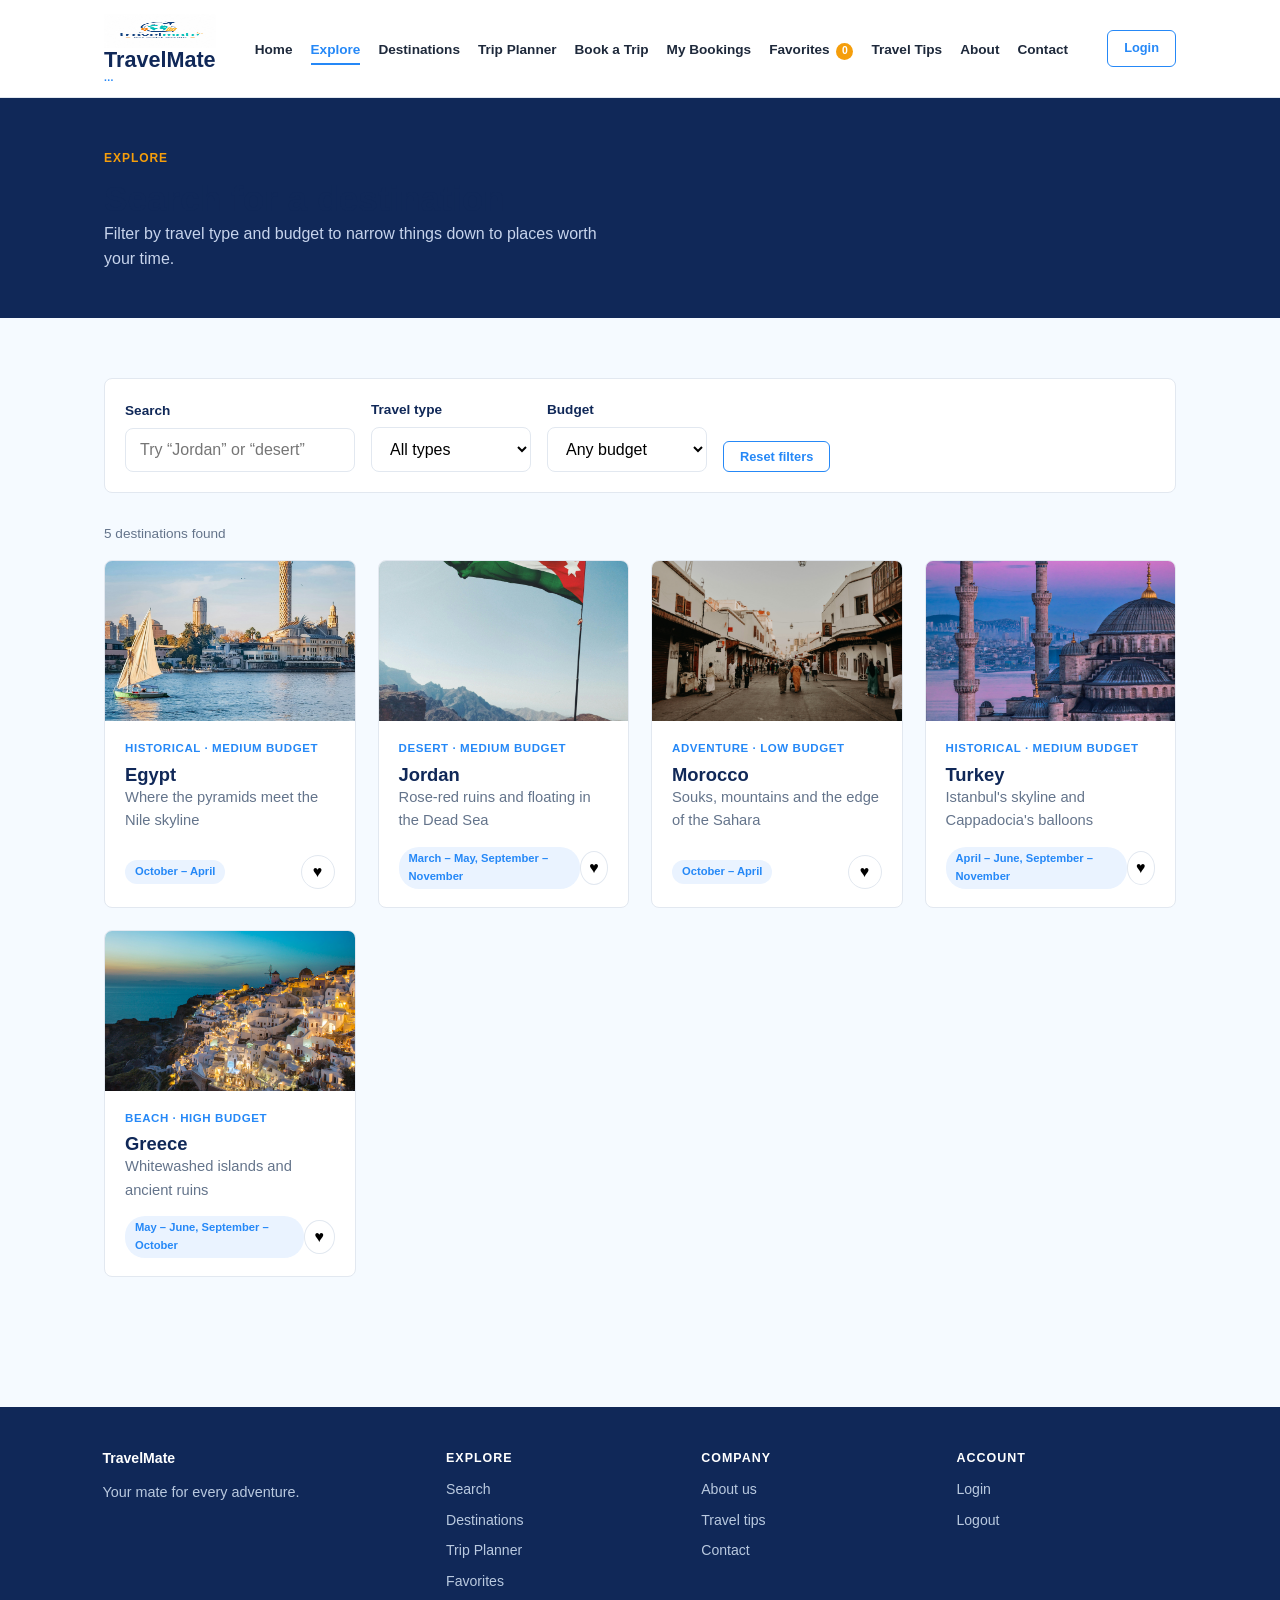
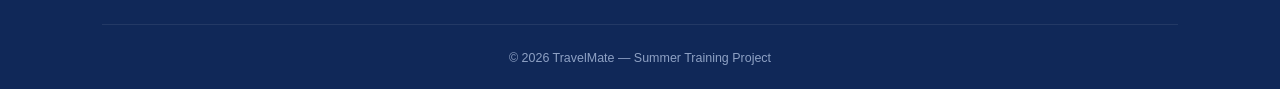
<file: explore.html>
<!DOCTYPE html>
<html lang="en">
<head>
<meta charset="UTF-8">
<meta name="viewport" content="width=device-width, initial-scale=1.0">
<title>Explore — TravelMate</title>
<link rel="stylesheet" href="style.css">
</head>
<body>

<header class="site-header">
  <nav class="nav">
<a href="index.html" class="logo"><img src="images/logo.png" alt="TravelMate logo">TravelMate <span>...</span></a>    <button class="nav-toggle" aria-label="Toggle menu">☰</button>
    <ul class="nav-links">
      <li><a href="index.html">Home</a></li>
      <li><a href="explore.html">Explore</a></li>
      <li><a href="destinations.html">Destinations</a></li>
      <li><a href="trip-planner.html">Trip Planner</a></li>
      <li><a href="trips.html">Book a Trip</a></li>
      <li><a href="bookings.html">My Bookings</a></li>
      <li><a href="favorites.html">Favorites <span class="fav-count">0</span></a></li>
      <li><a href="travelling-tips.html">Travel Tips</a></li>
      <li><a href="about.html">About</a></li>
      <li><a href="contact.html">Contact</a></li>
    </ul>
    <div class="nav-actions">
      <a href="login.html" class="btn btn-outline btn-sm" id="auth-link">Login</a>
    </div>
  </nav>
</header>

<section class="page-hero">
  <div class="wrap">
    <div class="eyebrow">Explore</div>
    <h1>Search for a destination</h1>
    <p>Filter by travel type and budget to narrow things down to places worth your time.</p>
  </div>
</section>

<section class="block">
  <div class="wrap">
    <div class="filter-bar">
      <div class="field">
        <label for="q">Search</label>
        <input type="text" id="q" placeholder="Try “Jordan” or “desert”">
      </div>
      <div class="field">
        <label for="type">Travel type</label>
        <select id="type">
          <option value="">All types</option>
          <option value="historical">Historical</option>
          <option value="beach">Beach</option>
          <option value="desert">Desert</option>
          <option value="adventure">Adventure</option>
        </select>
      </div>
      <div class="field">
        <label for="budget">Budget</label>
        <select id="budget">
          <option value="">Any budget</option>
          <option value="low">Low</option>
          <option value="medium">Medium</option>
          <option value="high">High</option>
        </select>
      </div>
      <button class="btn btn-outline btn-sm" id="reset">Reset filters</button>
    </div>

    <p class="results-count" id="count"></p>
    <div class="grid grid-3" id="results"></div>
  </div>
</section>

<footer class="site-footer">
  <div class="footer-grid">
    <div>
      <a href="index.html" class="logo" style="color:white;">TravelMate</a>
      <p style="margin-top:14px;color:#b9c9df;font-size:0.9rem;max-width:32ch;">Your mate for every adventure.</p>
    </div>
    <div>
      <h4>Explore</h4>
      <a href="explore.html">Search</a>
      <a href="destinations.html">Destinations</a>
      <a href="trip-planner.html">Trip Planner</a>
      <a href="favorites.html">Favorites</a>
    </div>
    <div>
      <h4>Company</h4>
      <a href="about.html">About us</a>
      <a href="travelling-tips.html">Travel tips</a>
      <a href="contact.html">Contact</a>
    </div>
    <div>
      <h4>Account</h4>
      <a href="login.html">Login</a>
      <a href="logout.html">Logout</a>
    </div>
  </div>
  <div class="footer-bottom">© <span id="year"></span> TravelMate — Summer Training Project</div>
</footer>

<script src="destinations-data.js"></script>
<script src="main.js"></script>
<script src="explore.js"></script>
</body>
</html>
</file>
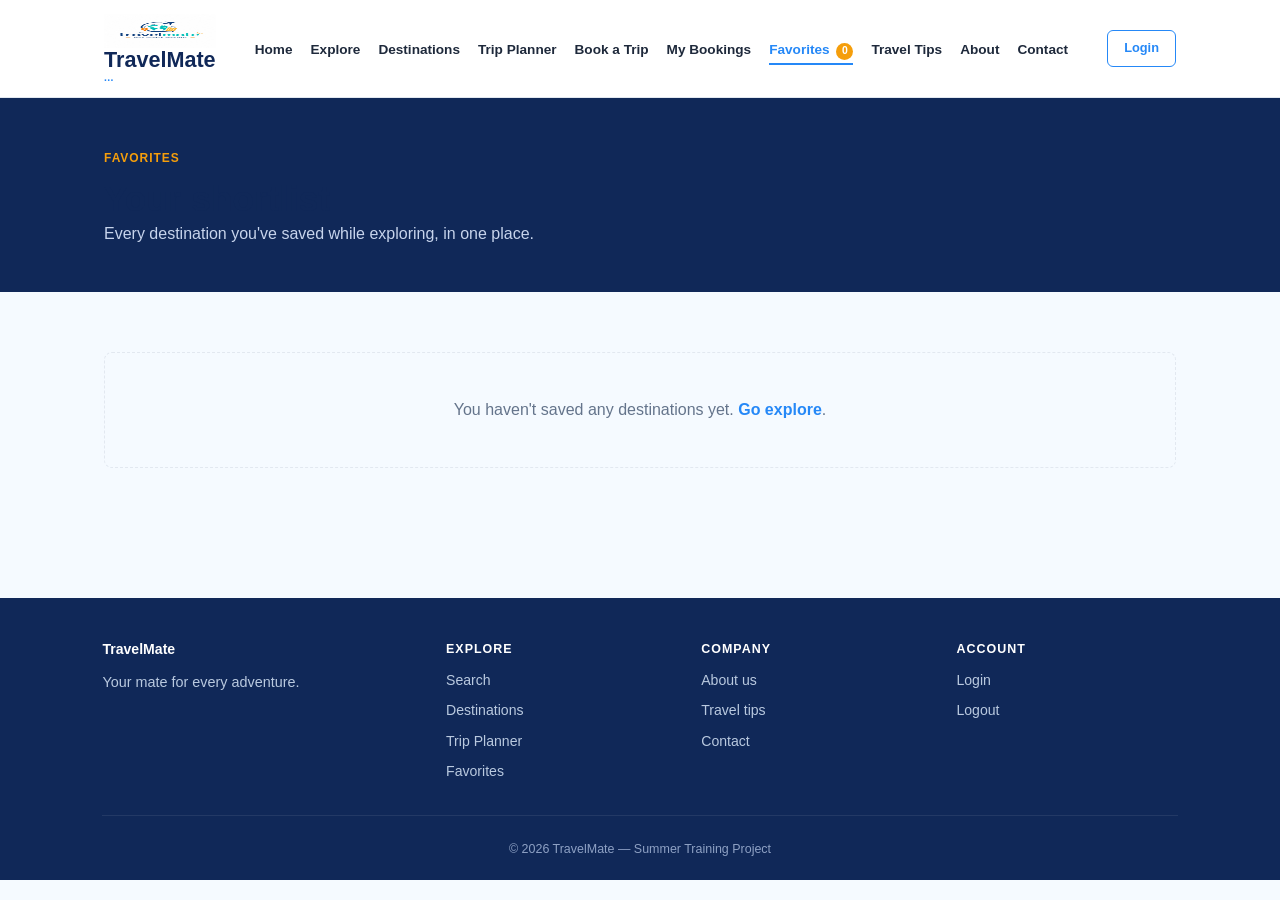
<file: favorites.html>
<!DOCTYPE html>
<html lang="en">
<head>
<meta charset="UTF-8">
<meta name="viewport" content="width=device-width, initial-scale=1.0">
<title>Favorites — TravelMate</title>
<link rel="stylesheet" href="style.css">
</head>
<body>

<header class="site-header">
  <nav class="nav">
<a href="index.html" class="logo"><img src="images/logo.png" alt="TravelMate logo">TravelMate <span>...</span></a>    <button class="nav-toggle" aria-label="Toggle menu">☰</button>
    <ul class="nav-links">
      <li><a href="index.html">Home</a></li>
      <li><a href="explore.html">Explore</a></li>
      <li><a href="destinations.html">Destinations</a></li>
      <li><a href="trip-planner.html">Trip Planner</a></li>
      <li><a href="trips.html">Book a Trip</a></li>
      <li><a href="bookings.html">My Bookings</a></li>
      <li><a href="favorites.html">Favorites <span class="fav-count">0</span></a></li>
      <li><a href="travelling-tips.html">Travel Tips</a></li>
      <li><a href="about.html">About</a></li>
      <li><a href="contact.html">Contact</a></li>
    </ul>
    <div class="nav-actions">
     <a href="login.html" class="btn btn-outline btn-sm" id="auth-link">Login</a>
  </nav>
</header>

<section class="page-hero">
  <div class="wrap">
    <div class="eyebrow">Favorites</div>
    <h1>Your shortlist</h1>
    <p>Every destination you've saved while exploring, in one place.</p>
  </div>
</section>

<section class="block">
  <div class="wrap">
    <div class="grid grid-3" id="results"></div>
  </div>
</section>

<footer class="site-footer">
  <div class="footer-grid">
    <div>
      <a href="index.html" class="logo" style="color:white;">TravelMate</a>
      <p style="margin-top:14px;color:#b9c9df;font-size:0.9rem;max-width:32ch;">Your mate for every adventure.</p>
    </div>
    <div>
      <h4>Explore</h4>
      <a href="explore.html">Search</a>
      <a href="destinations.html">Destinations</a>
      <a href="trip-planner.html">Trip Planner</a>
      <a href="favorites.html">Favorites</a>
    </div>
    <div>
      <h4>Company</h4>
      <a href="about.html">About us</a>
      <a href="travelling-tips.html">Travel tips</a>
      <a href="contact.html">Contact</a>
    </div>
    <div>
      <h4>Account</h4>
      <a href="login.html">Login</a>
      <a href="logout.html">Logout</a>
    </div>
  </div>
  <div class="footer-bottom">© <span id="year"></span> TravelMate — Summer Training Project</div>
</footer>

<script src="destinations-data.js"></script>
<script src="main.js"></script>
<script src="explore.js"></script>
<script>
  document.addEventListener("DOMContentLoaded", () => {
    const results = document.querySelector("#results");
    function render() {
      const favs = DESTINATIONS.filter(d => isFavorite(d.id));
      results.innerHTML = favs.length
        ? favs.map(destinationCard).join("")
        : `<div class="empty-state" style="grid-column:1/-1;">You haven't saved any destinations yet. <a href="explore.html" style="color:var(--primary);font-weight:600;">Go explore</a>.</div>`;

      results.querySelectorAll(".fav-btn").forEach(btn => {
        btn.addEventListener("click", (e) => {
          e.preventDefault();
          const card = btn.closest("[data-id]");
          toggleFavorite(card.dataset.id);
          render();
        });
      });
    }
    render();
  });
</script>
</body>
</html>
</file>
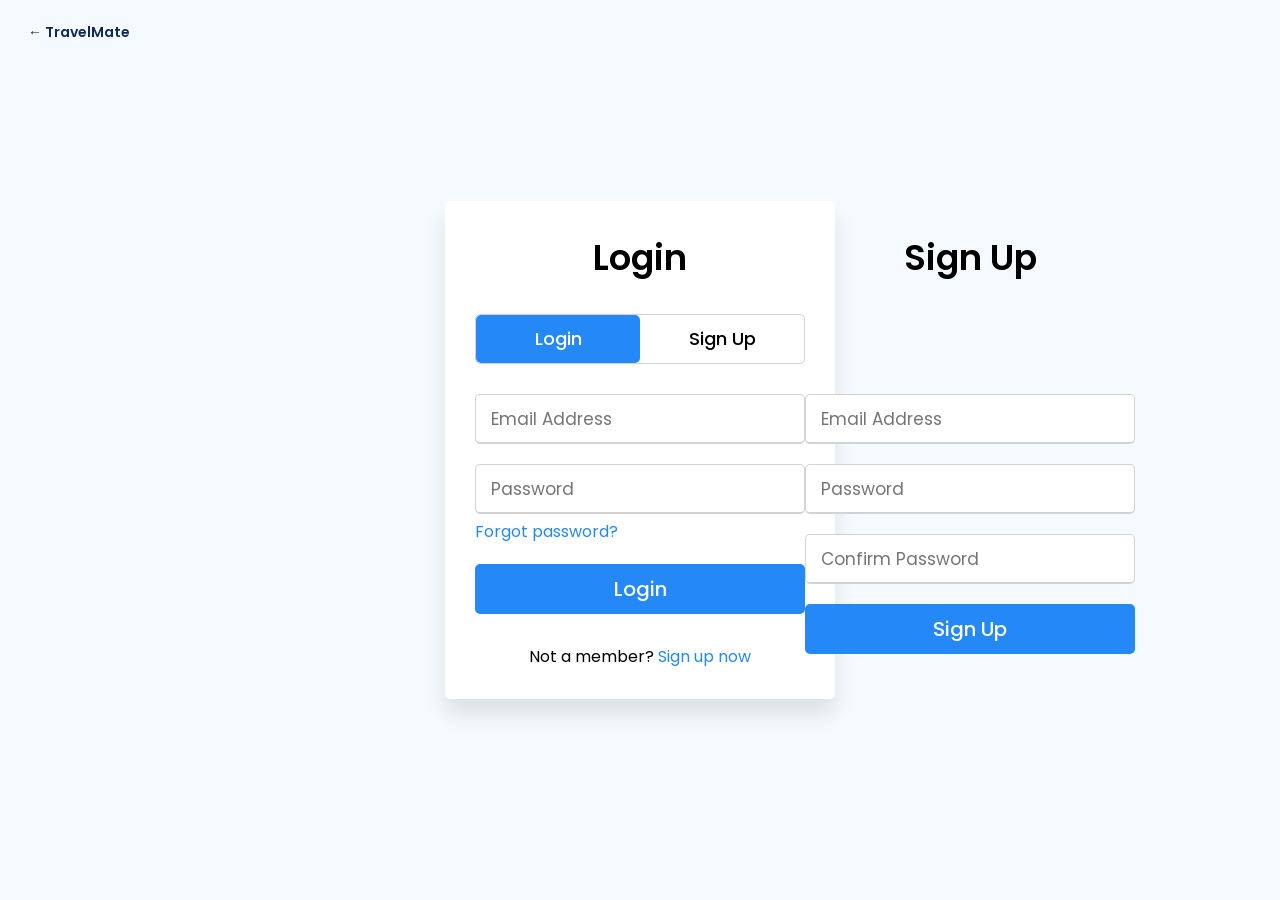
<file: login.html>
<!doctype html>
<html lang="en" dir="ltr">
<head>
  <meta charset="utf-8" />
  <meta name="viewport" content="width=device-width,initial-scale=1.0">
  <title>Login &amp; Sign Up — TravelMate</title>
  <link rel="stylesheet" href="login.css" />
</head>
<body>

  <a href="index.html" class="back-link">← TravelMate</a>

  <div class="wrapper">
    <div class="title-text">
      <div class="title login">Login</div>
      <div class="title signup">Sign Up</div>
    </div>
    <div class="form-container">
      <div class="slide-controls">
        <input type="radio" name="slider" id="login" checked>
        <input type="radio" name="slider" id="signup">
        <label for="login" class="slide login">Login</label>
        <label for="signup" class="slide signup">Sign Up</label>
        <div class="slide-tab"></div>
      </div>
      <div class="form-inner">
        <form action="#" class="login">
          <div class="field">
            <input type="text" placeholder="Email Address">
          </div>
          <div class="field">
            <input type="password" placeholder="Password">
          </div>
          <div class="pass-link"><a href="#">Forgot password?</a></div>
          <div class="field">
            <input type="submit" value="Login">
          </div>
          <div class="signup-link">Not a member? <a href="#">Sign up now</a></div>
        </form>
        <form action="#" class="signup">
          <div class="field">
            <input type="text" placeholder="Email Address">
          </div>
          <div class="field">
            <input type="password" placeholder="Password">
          </div>
          <div class="field">
            <input type="password" placeholder="Confirm Password">
          </div>
          <div class="field">
            <input type="submit" value="Sign Up">
          </div>
        </form>
      </div>
    </div>
  </div>

  <script src="login.js"></script>
</body>
</html>
</file>
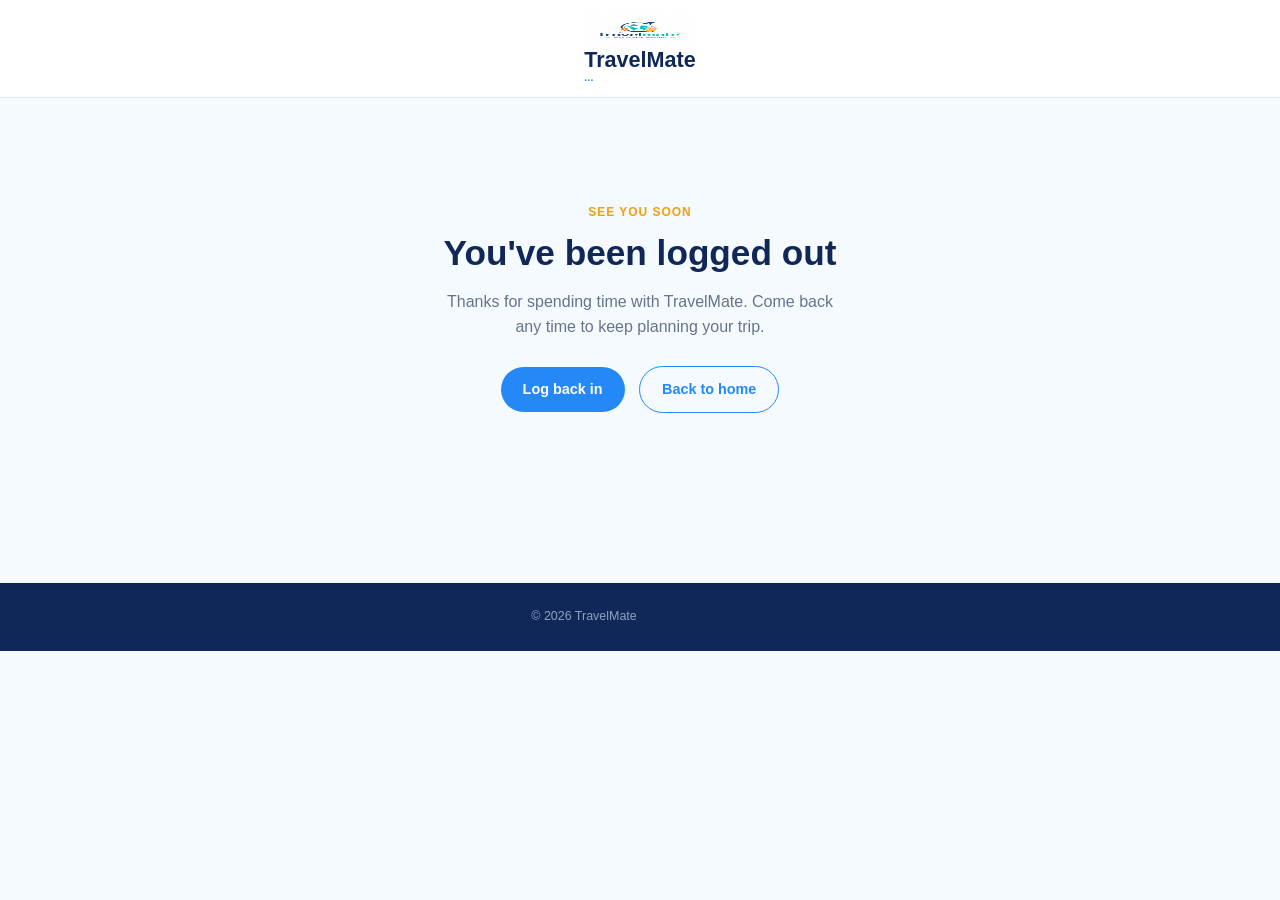
<file: logout.html>
<!DOCTYPE html>
<html lang="en">
<head>
<meta charset="UTF-8">
<meta name="viewport" content="width=device-width, initial-scale=1.0">
<title>Logged out — TravelMate</title>
<link rel="stylesheet" href="style.css">
</head>
<body>

<header class="site-header">
  <nav class="nav" style="justify-content:center;">
<a href="index.html" class="logo"><img src="images/logo.png" alt="TravelMate logo">TravelMate <span>...</span></a>  </nav>
</header>

<section class="block" style="text-align:center;padding:100px 20px;">
  <div class="wrap">
    <div class="eyebrow">See you soon</div>
    <h1>You've been logged out</h1>
    <p style="color:var(--muted);max-width:46ch;margin:14px auto 26px;">Thanks for spending time with TravelMate. Come back any time to keep planning your trip.</p>
    <a href="login.html" class="btn btn-primary">Log back in</a>
    <a href="index.html" class="btn btn-outline" style="margin-left:10px;">Back to home</a>
  </div>
</section>

<footer class="site-footer simple">
  <div class="footer-bottom" style="border:none;margin:0;padding:0;">© <span id="year"></span> TravelMate</div>
</footer>

<script src="main.js"></script>
<script>localStorage.removeItem("loggedIn");</script>
</body>
</html>
</file>
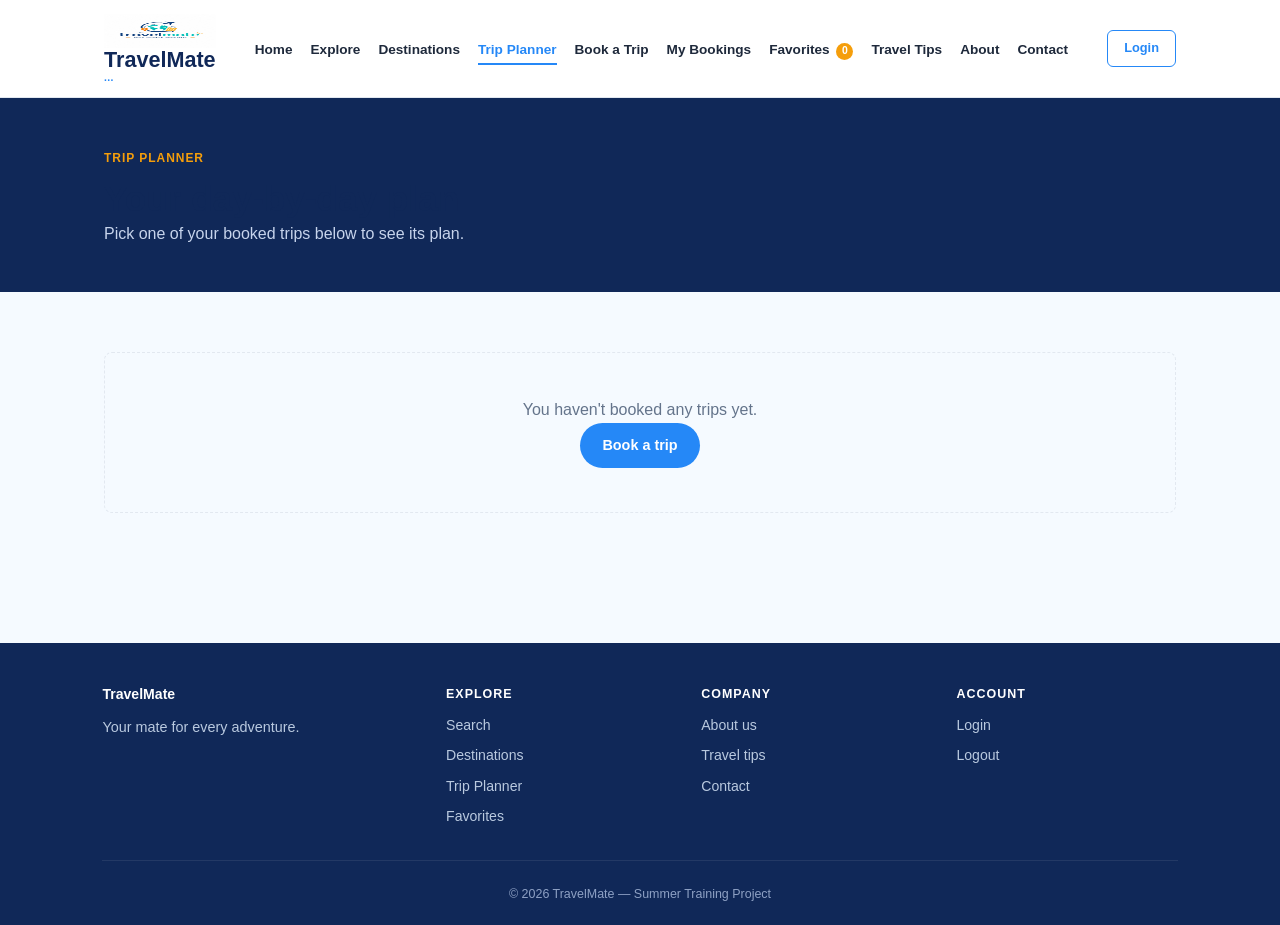
<file: trip-planner.html>
<!DOCTYPE html>
<html lang="en">
<head>
<meta charset="UTF-8">
<meta name="viewport" content="width=device-width, initial-scale=1.0">
<title>Trip Planner — TravelMate</title>
<link rel="stylesheet" href="style.css">
</head>
<body>

<header class="site-header">
  <nav class="nav">
<a href="index.html" class="logo"><img src="images/logo.png" alt="TravelMate logo">TravelMate <span>...</span></a>    <button class="nav-toggle" aria-label="Toggle menu">☰</button>
    <ul class="nav-links">
      <li><a href="index.html">Home</a></li>
      <li><a href="explore.html">Explore</a></li>
      <li><a href="destinations.html">Destinations</a></li>
      <li><a href="trip-planner.html" class="active">Trip Planner</a></li>
      <li><a href="trips.html">Book a Trip</a></li>
      <li><a href="bookings.html">My Bookings</a></li>
      <li><a href="favorites.html">Favorites <span class="fav-count">0</span></a></li>
      <li><a href="travelling-tips.html">Travel Tips</a></li>
      <li><a href="about.html">About</a></li>
      <li><a href="contact.html">Contact</a></li>
    </ul>
    <div class="nav-actions">
      <a href="login.html" class="btn btn-outline btn-sm" id="auth-link">Login</a>
  </nav>
</header>

<section class="page-hero">
  <div class="wrap">
    <div class="eyebrow">Trip Planner</div>
    <h1>Your day-by-day plan</h1>
    <p>Pick one of your booked trips below to see its plan.</p>
  </div>
</section>

<section class="block">
  <div class="wrap">

    <div class="empty-state" id="no-bookings" style="display:none;">
      <p>You haven't booked any trips yet.</p>
      <a href="trips.html" class="btn btn-primary">Book a trip</a>
    </div>

    <div id="planner-wrap" style="display:none;">

      <h3>Choose a trip</h3>
      <div class="grid grid-3" id="trip-selector" style="margin-bottom:40px;"></div>

      <div id="plan-area" style="display:none;">
        <h3 id="plan-title"></h3>

        <div class="planner-shell">
          <div class="day-list" id="day-list"></div>

          <div>
            <h3 id="active-day-label">Day 1</h3>
            <div id="activity-list"></div>
            <div class="empty-state" id="empty-day" style="display:none;">No activities yet for this day.</div>

            <div class="add-activity">
              <input type="text" id="time-input" placeholder="Time (e.g. 9:00 AM)" style="max-width:160px;">
              <input type="text" id="name-input" placeholder="Activity name">
              <button class="btn btn-primary btn-sm" id="add-activity">Add activity</button>
            </div>
          </div>
        </div>
      </div>

    </div>

  </div>
</section>

<footer class="site-footer">
  <div class="footer-grid">
    <div>
      <a href="index.html" class="logo" style="color:white;">TravelMate</a>
      <p style="margin-top:14px;color:#b9c9df;font-size:0.9rem;max-width:32ch;">Your mate for every adventure.</p>
    </div>
    <div>
      <h4>Explore</h4>
      <a href="explore.html">Search</a>
      <a href="destinations.html">Destinations</a>
      <a href="trip-planner.html">Trip Planner</a>
      <a href="favorites.html">Favorites</a>
    </div>
    <div>
      <h4>Company</h4>
      <a href="about.html">About us</a>
      <a href="travelling-tips.html">Travel tips</a>
      <a href="contact.html">Contact</a>
    </div>
    <div>
      <h4>Account</h4>
      <a href="login.html">Login</a>
      <a href="logout.html">Logout</a>
    </div>
  </div>
  <div class="footer-bottom">© <span id="year"></span> TravelMate — Summer Training Project</div>
</footer>

<script src="main.js"></script>
<script src="trip-planner.js"></script>
</body>
</html>
</file>
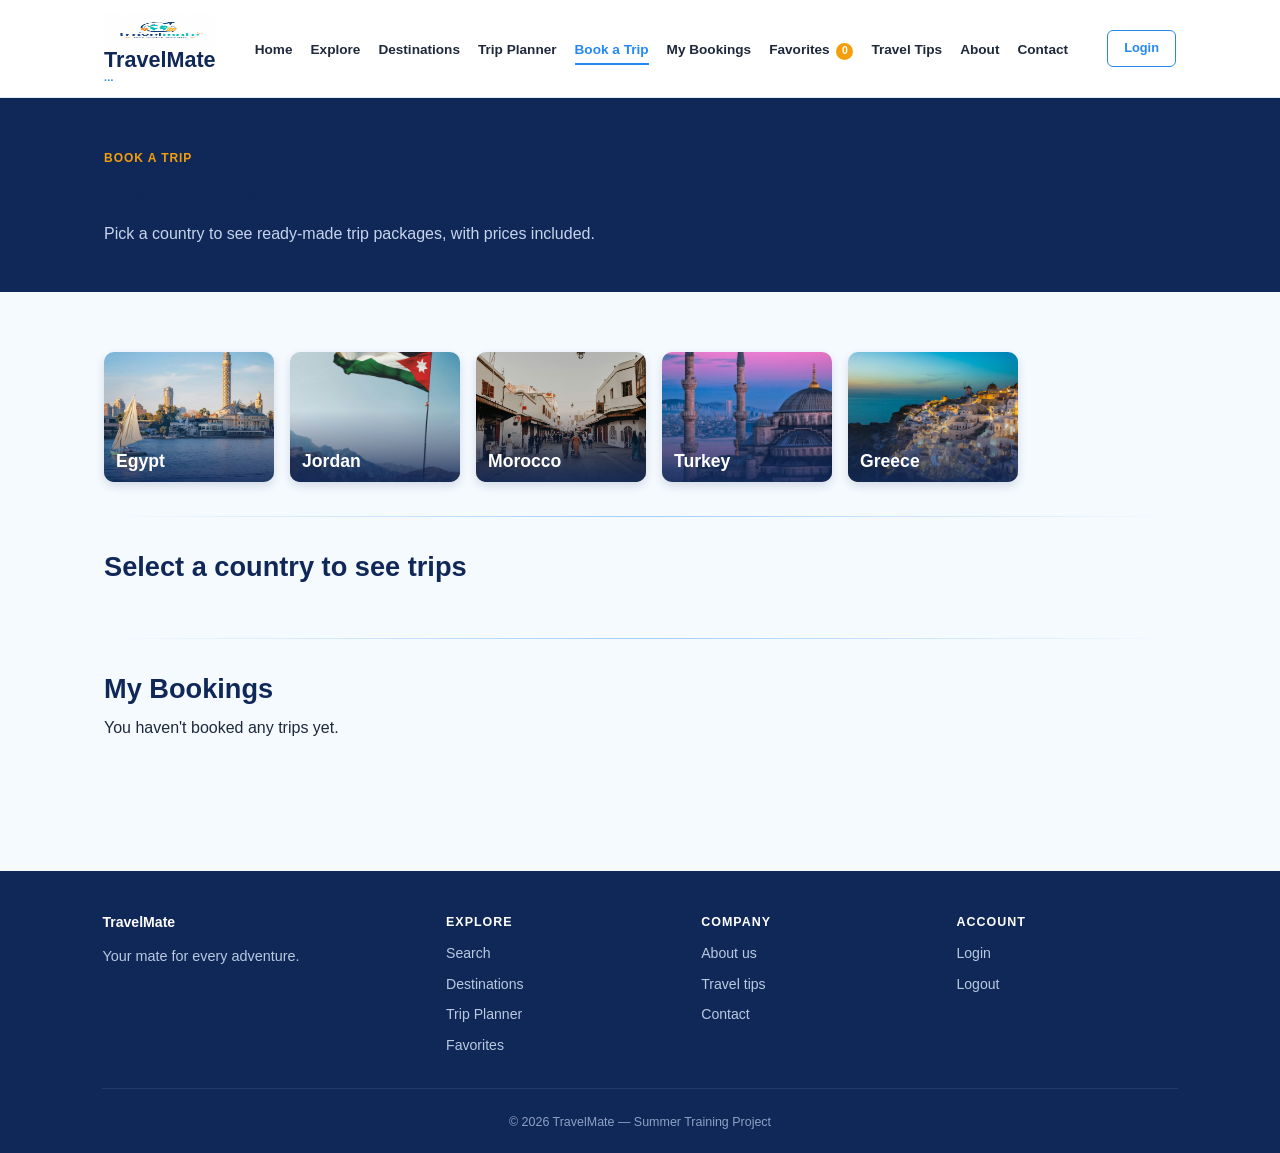
<file: trips.html>
<!DOCTYPE html>
<html lang="en">
<head>
<meta charset="UTF-8">
<meta name="viewport" content="width=device-width, initial-scale=1.0">
<title>Book a Trip — TravelMate</title>
<link rel="stylesheet" href="style.css">
</head>
<body>

<header class="site-header">
  <nav class="nav">
<a href="index.html" class="logo"><img src="images/logo.png" alt="TravelMate logo">TravelMate <span>...</span></a>    <ul class="nav-links">
      <li><a href="index.html">Home</a></li>
      <li><a href="explore.html">Explore</a></li>
      <li><a href="destinations.html">Destinations</a></li>
      <li><a href="trip-planner.html">Trip Planner</a></li>
      <li><a href="trips.html" class="active">Book a Trip</a></li>
      <li><a href="bookings.html">My Bookings</a></li>
      <li><a href="favorites.html">Favorites <span class="fav-count">0</span></a></li>
      <li><a href="travelling-tips.html">Travel Tips</a></li>
      <li><a href="about.html">About</a></li>
      <li><a href="contact.html">Contact</a></li>
    </ul>
    <div class="nav-actions">
      <a href="login.html" class="btn btn-outline btn-sm" id="auth-link">Login</a>
    </div>
  </nav>
</header>

<section class="page-hero">
  <div class="wrap">
    <div class="eyebrow">Book a Trip</div>
    <h1>Choose a country</h1>
    <p>Pick a country to see ready-made trip packages, with prices included.</p>
  </div>
</section>

<section class="block">
  <div class="wrap">
    <div id="country-list"></div>

    <div class="divider"></div>

    <h2 id="selected-country-label">Select a country to see trips</h2>
    <div id="trip-list"></div>

    <div class="divider"></div>

    <h2>My Bookings</h2>
    <div id="bookings-list"></div>
  </div>
</section>

<footer class="site-footer">
  <div class="footer-grid">
    <div>
      <a href="index.html" class="logo" style="color:white;">TravelMate</a>
      <p style="margin-top:14px;color:#b9c9df;font-size:0.9rem;max-width:32ch;">Your mate for every adventure.</p>
    </div>
    <div>
      <h4>Explore</h4>
      <a href="explore.html">Search</a>
      <a href="destinations.html">Destinations</a>
      <a href="trip-planner.html">Trip Planner</a>
      <a href="favorites.html">Favorites</a>
    </div>
    <div>
      <h4>Company</h4>
      <a href="about.html">About us</a>
      <a href="travelling-tips.html">Travel tips</a>
      <a href="contact.html">Contact</a>
    </div>
    <div>
      <h4>Account</h4>
      <a href="login.html">Login</a>
      <a href="logout.html">Logout</a>
    </div>
  </div>
  <div class="footer-bottom">© <span id="year"></span> TravelMate — Summer Training Project</div>
</footer>

<script src="trips-data.js"></script>
<script src="main.js"></script>
<script src="trips.js"></script>
</body>
</html>
</file>
<file: style.css>
/* ============================================================
   TravelMate — Master Stylesheet
   One design system for every page: blue/navy theme taken from
   the original home page (style.css), extended to cover nav,
   cards, forms, the trip planner, and the booking flow.
============================================================ */

:root {
  --primary: #2588f7;
  --primary-dark: #126fd1;
  --navy: #102858;
  --navy-dark: #0b1c40;
  --bg: #f5faff;
  --white: #ffffff;
  --text: #1e293b;
  --muted: #64748b;
  --line: #e2e8f0;
  --accent: #F59E0B;   /* warm orange for call-to-action buttons */
  --accent-dark: #d78807;
  --danger: #ef4242;
  --radius: 8px;
}

* { margin: 0; padding: 0; box-sizing: border-box; }

html { scroll-behavior: smooth; }

body {
  font-family: Arial, Helvetica, sans-serif;
  background-color: var(--bg);
  color: var(--text);
  line-height: 1.6;
}

a { text-decoration: none; color: inherit; }
img { max-width: 100%; display: block; }
ul { list-style: none; }

.wrap {
  max-width: 1120px;
  margin: 0 auto;
  padding: 0 24px;
}

h1, h2, h3, h4 { color: var(--navy); line-height: 1.2; }
h1 { font-size: 2.2rem; }
h2 { font-size: 1.7rem; }
h3 { font-size: 1.15rem; }

.eyebrow {
  display: inline-block;
  font-size: 0.75rem;
  font-weight: 700;
  letter-spacing: 0.08em;
  text-transform: uppercase;
  color: var(--accent);
  margin-bottom: 10px;
}

/* ============================================================
   Header / Nav — same markup on every page
============================================================ */
.site-header {
  background: var(--white);
  border-bottom: 1px solid var(--line);
  position: sticky;
  top: 0;
  z-index: 50;
}

.nav {
  max-width: 1120px;
  margin: 0 auto;
  padding: 14px 24px;
  display: flex;
  align-items: center;
  justify-content: space-between;
  gap: 20px;
  flex-wrap: wrap;
}

.logo {
  font-size: 1.35rem;
  font-weight: 700;
  color: var(--navy);
  display: flex;
  flex-direction: column;
  line-height: 1.1;
}

.logo img { height: 34px; }

.logo span {
  font-size: 0.65rem;
  font-weight: 700;
  color: var(--primary);
  letter-spacing: 0.03em;
}

.nav-toggle {
  display: none;
  background: none;
  border: 1px solid var(--line);
  border-radius: 6px;
  padding: 8px 10px;
  font-size: 1.1rem;
  cursor: pointer;
}

.nav-links {
  display: flex;
  align-items: center;
  gap: 18px;
  flex-wrap: wrap;
}

.nav-links a {
  font-size: 0.85rem;
  font-weight: 600;
  color: var(--text);
  position: relative;
  padding: 4px 0;
}

.nav-links a:hover,
.nav-links a.active {
  color: var(--primary);
}

.nav-links a.active::after {
  content: "";
  position: absolute;
  left: 0; right: 0; bottom: -4px;
  height: 2px;
  background: var(--primary);
}

.nav-actions { display: flex; gap: 10px; align-items: center; }

.fav-count {
  display: inline-flex;
  align-items: center;
  justify-content: center;
  width: 17px; height: 17px;
  border-radius: 50%;
  background: var(--accent);
  color: white;
  font-size: 0.65rem;
  font-weight: 700;
  margin-left: 3px;
}

@media (max-width: 880px) {
  .nav-toggle { display: inline-flex; }
  .nav-links {
    display: none;
    width: 100%;
    flex-direction: column;
    align-items: flex-start;
    gap: 12px;
    padding-top: 10px;
    border-top: 1px solid var(--line);
    margin-top: 10px;
  }
  .nav-links.open { display: flex; }
}

/* ============================================================
   Buttons
============================================================ */
.btn {
  display: inline-flex;
  align-items: center;
  gap: 8px;
  padding: 11px 22px;
  border-radius: 25px;
  font-weight: 700;
  font-size: 0.9rem;
  border: none;
  cursor: pointer;
  text-decoration: none;
  transition: all 0.15s ease;
}

.btn-primary { background: var(--primary); color: white; }
.btn-primary:hover { background: var(--primary-dark); }

.btn-accent { background: var(--accent); color: white; }
.btn-accent:hover { background: var(--accent-dark); }

.btn-outline { background: transparent; border: 1.5px solid var(--primary); color: var(--primary); }
.btn-outline:hover { background: var(--primary); color: white; }

.btn-danger { background: transparent; border: 1.5px solid var(--danger); color: var(--danger); border-radius: 6px; }
.btn-danger:hover { background: var(--danger); color: white; }

.btn-sm { padding: 7px 16px; font-size: 0.8rem; border-radius: 6px; }

/* Legacy alias used on the original home page markup */
.explore-btn { display: inline-block; margin-top: 25px; padding: 14px 28px; background: var(--primary); color: white; border-radius: 30px; font-weight: bold; }
.explore-btn:hover { background: var(--primary-dark); }

/* ============================================================
   Hero sections
============================================================ */
.hero {
  min-height: 480px;
  background: linear-gradient(180deg, rgba(16,40,88,0.75), rgba(16,40,88,0.55)), url("images/hero.jpg");
  background-size: cover;
  background-position: center;
  display: flex;
  align-items: center;
  padding: 60px 8%;
}
.hero-content { max-width: 560px; }
.hero h1 { font-size: 3rem; line-height: 1.15; color: white; }
.hero h1 span { color: #7fb8ff; }
.hero h3 { font-size: 1.3rem; margin-top: 16px; color: #dce9ff; font-weight: 500; }
.hero p { margin-top: 14px; font-size: 1rem; line-height: 1.7; color: #dce9ff; }

.page-hero {
  background: var(--navy);
  color: white;
  padding: 46px 0;
}
.page-hero p { color: #c7d4ec; max-width: 56ch; }

/* ============================================================
   Sections
============================================================ */
.block { padding: 60px 0; }
.block-tight { padding: 30px 0; }
.section-header { display: flex; justify-content: space-between; align-items: center; margin-bottom: 25px; flex-wrap: wrap; gap: 10px; }
.section-header a { color: var(--primary); font-weight: 600; }

.why-us { padding: 40px 8%; background: var(--white); }
.features { display: grid; grid-template-columns: repeat(4, 1fr); background: #eefaf8; padding: 25px 30px; gap: 30px; border-radius: 10px; }
.feature { display: flex; align-items: center; gap: 15px; }
.feature-icon { font-size: 32px; min-width: 45px; text-align: center; }
.feature-text h3 { font-size: 16px; margin-bottom: 6px; }
.feature-text p { font-size: 13px; color: var(--muted); }
@media (max-width: 900px) { .features { grid-template-columns: 1fr 1fr; } }
@media (max-width: 560px) { .features { grid-template-columns: 1fr; } }

.cta { padding: 60px 20px; text-align: center; background: #eaf5ff; }
.cta p { margin: 14px 0 22px; color: var(--muted); }

/* ============================================================
   Grid / cards (used across destinations, explore, values, etc.)
============================================================ */
.grid { display: grid; gap: 22px; }
.grid-3 { grid-template-columns: repeat(auto-fit, minmax(240px, 1fr)); }
.grid-4 { grid-template-columns: repeat(4, 1fr); }
@media (max-width: 900px) { .grid-4 { grid-template-columns: repeat(2, 1fr); } }
@media (max-width: 560px) { .grid-4 { grid-template-columns: 1fr; } }

.value-card {
  background: white;
  border: 1px solid var(--line);
  border-radius: var(--radius);
  padding: 22px;
  transition: transform 0.2s ease, box-shadow 0.2s ease;
}
.value-card:hover { transform: translateY(-3px); box-shadow: 0 10px 24px rgba(16,40,88,0.1); }

/* Destination "postcard" style card — used on destinations.html / explore.html */
.dest-card {
  background: white;
  border: 1px solid var(--line);
  border-radius: var(--radius);
  overflow: hidden;
  display: flex;
  flex-direction: column;
  transition: transform 0.2s ease, box-shadow 0.2s ease;
}
.dest-card:hover { transform: translateY(-4px); box-shadow: 0 12px 26px rgba(16,40,88,0.12); }
.dest-art { height: 160px; background-size: cover; background-position: center; position: relative; }
.dest-body { padding: 18px 20px; flex: 1; display: flex; flex-direction: column; }
.dest-meta { font-size: 0.72rem; font-weight: 700; text-transform: uppercase; letter-spacing: 0.05em; color: var(--primary); margin-bottom: 6px; }
.dest-body p { color: var(--muted); font-size: 0.92rem; flex: 1; }
.dest-foot { display: flex; justify-content: space-between; align-items: center; margin-top: 14px; }
.chip { font-size: 0.7rem; font-weight: 600; background: #eaf3ff; color: var(--primary); padding: 3px 10px; border-radius: 20px; }
.fav-btn { background: none; border: 1px solid var(--line); border-radius: 50%; width: 34px; height: 34px; font-size: 1rem; cursor: pointer; }
.fav-btn.active { background: var(--danger); border-color: var(--danger); color: white; }

/* "Choose a country" postmark-style card used on trips.html */
#country-list { display: flex; flex-wrap: wrap; gap: 16px; margin-bottom: 24px; }
.country-btn {
  width: 170px; height: 130px;
  border: none; border-radius: 10px;
  background-size: cover; background-position: center;
  position: relative; cursor: pointer; overflow: hidden;
  transition: transform 0.2s ease, box-shadow 0.2s ease;
  box-shadow: 0 4px 10px rgba(16,40,88,0.15);
}
.country-btn:hover { transform: translateY(-4px) scale(1.02); box-shadow: 0 12px 24px rgba(16,40,88,0.22); }
.country-btn::after { content: ""; position: absolute; inset: 0; background: linear-gradient(to top, rgba(16,40,88,0.88) 0%, rgba(16,40,88,0) 55%); }
.country-name { position: absolute; bottom: 10px; left: 12px; color: white; font-weight: 700; font-size: 1.1rem; z-index: 2; }

/* Trip package card */
#trip-list { display: grid; grid-template-columns: repeat(auto-fit, minmax(240px, 1fr)); gap: 18px; margin-top: 20px; }
.trip-card {
  background: white; border: 1px solid var(--line); border-radius: var(--radius);
  padding: 20px; position: relative;
  transition: transform 0.2s ease, box-shadow 0.2s ease;
}
.trip-card:hover { transform: translateY(-4px); box-shadow: 0 10px 22px rgba(16,40,88,0.12); }
.trip-card img { width: 100%; height: 170px; object-fit: cover; border-radius: 6px; margin-bottom: 14px; }
.trip-card h3 { margin-bottom: 4px; }
.trip-card p { color: var(--muted); font-size: 0.9rem; margin-bottom: 4px; }

.badge {
  position: absolute; top: -8px; right: 12px;
  background: var(--accent); color: white;
  font-size: 0.68rem; font-weight: 700; padding: 4px 10px;
  border-radius: 20px; text-transform: uppercase; letter-spacing: 0.05em;
}

.book-btn {
  margin-top: 12px; padding: 10px 20px; background: var(--accent); color: white;
  border: none; border-radius: 25px; font-weight: 700; cursor: pointer;
}
.book-btn:hover { background: var(--accent-dark); }

/* Booking card (My Bookings) */
#bookings-list, #trip-selector { margin-top: 10px; }
.booking-card {
  display: flex; align-items: center; gap: 16px;
  background: white; border: 1px solid var(--line); border-left: 4px solid var(--primary);
  border-radius: 6px; padding: 14px 18px; margin-bottom: 10px;
}
.booking-card img { width: 80px; height: 60px; object-fit: cover; border-radius: 6px; flex-shrink: 0; }
.booking-info { flex: 1; display: flex; flex-direction: column; gap: 2px; }
.booking-info span { color: var(--muted); font-size: 0.88rem; }
.cancel-btn { padding: 6px 14px; background: transparent; border: 1.5px solid var(--danger); color: var(--danger); border-radius: 6px; cursor: pointer; font-size: 0.85rem; }
.cancel-btn:hover { background: var(--danger); color: white; }

.divider { height: 1px; background: linear-gradient(to right, transparent, var(--primary), transparent); margin: 34px 0; opacity: 0.4; }

/* ============================================================
   Forms (contact / login-adjacent fields / checkout)
============================================================ */
.field { display: flex; flex-direction: column; gap: 6px; margin-bottom: 18px; }
.field label { font-size: 0.85rem; font-weight: 700; color: var(--navy); }
.field input, .field select, .field textarea {
  padding: 12px 14px; font-size: 1rem; border: 1.5px solid var(--line); border-radius: 8px;
  width: 100%; font-family: inherit; background: white;
}
.field input:focus, .field select:focus, .field textarea:focus { outline: none; border-color: var(--primary); }
.error-text { color: var(--danger); font-size: 0.78rem; min-height: 1.1em; }

.filter-bar {
  display: flex; flex-wrap: wrap; gap: 16px; align-items: flex-end;
  background: white; border: 1px solid var(--line); border-radius: var(--radius);
  padding: 20px; margin-bottom: 30px;
}
.filter-bar .field { margin-bottom: 0; min-width: 160px; }
.results-count { font-size: 0.85rem; color: var(--muted); margin-bottom: 16px; }

#checkout-section {
  background: white; border: 1px solid var(--line); border-radius: var(--radius);
  padding: 30px; max-width: 440px;
}
.btn-pay {
  width: 100%; padding: 14px; background: var(--accent); color: white;
  border: none; border-radius: 8px; font-weight: 700; font-size: 1rem;
  cursor: pointer; margin-top: 6px;
}
.btn-pay:hover { background: var(--accent-dark); }

/* ============================================================
   Trip planner
============================================================ */
.planner-shell { display: grid; grid-template-columns: 210px 1fr; gap: 30px; margin-top: 20px; }
.day-list { display: flex; flex-direction: column; gap: 8px; }
.day-btn { text-align: left; padding: 10px 14px; border: 1px solid var(--line); background: white; border-radius: 6px; cursor: pointer; font-weight: 700; }
.day-btn.active { border-color: var(--primary); background: #eaf3ff; color: var(--primary); }
.activity-row { display: flex; align-items: center; gap: 12px; background: white; border: 1px solid var(--line); border-radius: 6px; padding: 12px 16px; margin-bottom: 10px; }
.activity-row .time { font-size: 0.75rem; font-weight: 700; color: var(--accent); width: 70px; flex-shrink: 0; }
.activity-row .name { flex: 1; font-weight: 500; }
.add-activity { display: flex; gap: 10px; margin-top: 16px; flex-wrap: wrap; }
.add-activity input { flex: 1; min-width: 150px; }
.empty-state { text-align: center; padding: 44px 20px; color: var(--muted); border: 1.5px dashed var(--line); border-radius: var(--radius); }
@media (max-width: 700px) { .planner-shell { grid-template-columns: 1fr; } }

/* ============================================================
   Attraction / details page
============================================================ */
.detail-hero { background: var(--navy); color: white; padding: 50px 0; }
.detail-hero .dest-meta { color: var(--accent); }
.detail-grid { display: grid; grid-template-columns: 2fr 1fr; gap: 34px; margin-top: 36px; }
.info-card { background: white; border: 1px solid var(--line); border-radius: var(--radius); padding: 24px; margin-bottom: 18px; }
.attraction-list { display: flex; flex-direction: column; gap: 14px; }
.attraction-list li { display: flex; gap: 14px; }
.attraction-list .num { color: var(--primary); font-weight: 700; }
@media (max-width: 860px) { .detail-grid { grid-template-columns: 1fr; } }

/* ============================================================
   Footer
============================================================ */
.site-footer { background: var(--navy); color: #b9c9df; padding: 44px 8% 20px; margin-top: 70px; }
.footer-grid { display: grid; grid-template-columns: 1.4fr 1fr 1fr 1fr; gap: 34px; max-width: 1120px; margin: 0 auto; }
.footer-grid h4 { color: white; font-size: 0.78rem; text-transform: uppercase; letter-spacing: 0.08em; margin-bottom: 12px; }
.footer-grid a { display: block; color: #b9c9df; font-size: 0.88rem; margin-bottom: 8px; }
.footer-grid a:hover { color: white; }
.footer-bottom { text-align: center; font-size: 0.78rem; color: #8ea1c4; padding-top: 24px; margin-top: 24px; border-top: 1px solid rgba(255,255,255,0.08); max-width: 1120px; margin-left: auto; margin-right: auto; }
.site-footer.simple { text-align: center; padding: 24px; }

/* Legacy classes kept so nothing silently breaks if referenced */
footer .footer-logo p, .copyright { color: #b9c9df; font-size: 12px; }
</file>
<file: login.css>
@import url('https://fonts.googleapis.com/css2?family=Poppins:wght@400;600&display=swap');
*{
  margin:0;
  padding:0;
  box-sizing:border-box;
  font-family: 'Poppins',sans-serif;
}
html,body{
  display: grid;
  min-height: 100vh;
  width: 100%;
  place-items: center;
  background: #f5faff;
}
.back-link {
  position: fixed;
  top: 22px;
  left: 28px;
  font-size: 14px;
  font-weight: 600;
  color: #102858;
  text-decoration: none;
}

.wrapper{
  /* overflow: hidden; */
  max-width: 390px;
  background: #fff;
  padding:30px;
  border-radius: 5px;
  box-shadow: 0px 15px 20px rgba(0,0,0,0.1);
}
.wrapper .title-text {
  display: flex;
  width: 200%;
}
.wrapper .title-text .title{
  width: 50%;
  font-size: 35px;
  font-weight: 600;
  text-align: center;
  transition: all 0.6s cubic-bezier(0.68,-0.55,0.265,1.55);
}
.wrapper .form-container{
  width: 100%;
  /* overflow: hidden; */
}
.form-container .slide-controls{
position: relative;
display: flex;
height: 50px;
width: 100%;
border-radius: 5px;
overflow: hidden;
margin: 30px 0 10px 0;
justify-content: space-between;
border: 1px solid lightgrey;
}
.slide-controls .slide{
  height: 100%;
  width: 100%;
  z-index: 1;
  color: #fff;
  font-size: 18px;
  font-weight: 500;
  text-align: center;
  line-height: 48px;
  cursor: pointer;
transition: all 0.6s ease;
}
.slide-controls .signup{
  color: #000; 
}
.slide-controls .slide-tab{ 
position: absolute;
height: 100%;
width: 50%;
left: 0;
z-index: 0;
border-radius: 5px;
transition: all 0.6s cubic-bezier(0.68,-0.55,0.265,1.55);
background: -webkit-linear-gradient(left,#2588f7,#2588f7);
}
input[type="radio"]{
  display: none;
}
#signup:checked ~ .slide-tab{
  left: 50%;
}
#signup:checked ~ .signup{
  color: #fff;
}
#signup:checked ~ .login{
  color: #000;
}
.form-container .form-inner {
  display:flex;
  width: 200%;
}
.form-container .form-inner form{
width: 50%;
transition: all 0.6s cubic-bezier(0.68,-0.55,0.265,1.55);
}
.form-inner form .field{
  height: 50px;
  width: 100%;
  margin-top: 20px;
}
 .form-inner form .field input{
  height: 100%;
  width: 100%;
  outline: none;
  padding-left: 15px;
  font-size: 17px;
  border-radius: 5px;
  border: 1px solid lightgrey;
  border-bottom-width: 2px;
  transition: all 0.4s ease;
 }
.form-inner form .field input:focus{
  border-color: #2588f7;
}
  .form-inner form .pass-link{
    margin-top: 5px;
  }
.form-inner form .pass-link a,
.form-inner form .signup-link a{
  color: #2588f7;
text-decoration: none;
}
.form-inner form .signup-link{
  text-align: center;
  margin-top: 30px;
}
.form-inner form .pass-link a:hover,
.form-inner form .signup-link a:hover{
 text-decoration : underline;
}
   form .field input[type="submit"]{
    color: #fff;
    font-size: 20px;
    font-weight: 500;
    padding-left:0px ;
    border: none;
    cursor: pointer;
background: -webkit-linear-gradient(left,#2588f7,#2588f7);
   }
   #logoutBtn {
    margin-top: 20px;
    padding: 10px 30px;
    color: white;
    background: #2588f7;
    border: none;
    border-radius: 5px;
    cursor: pointer;
    font-size: 18px;
   }
</file>
